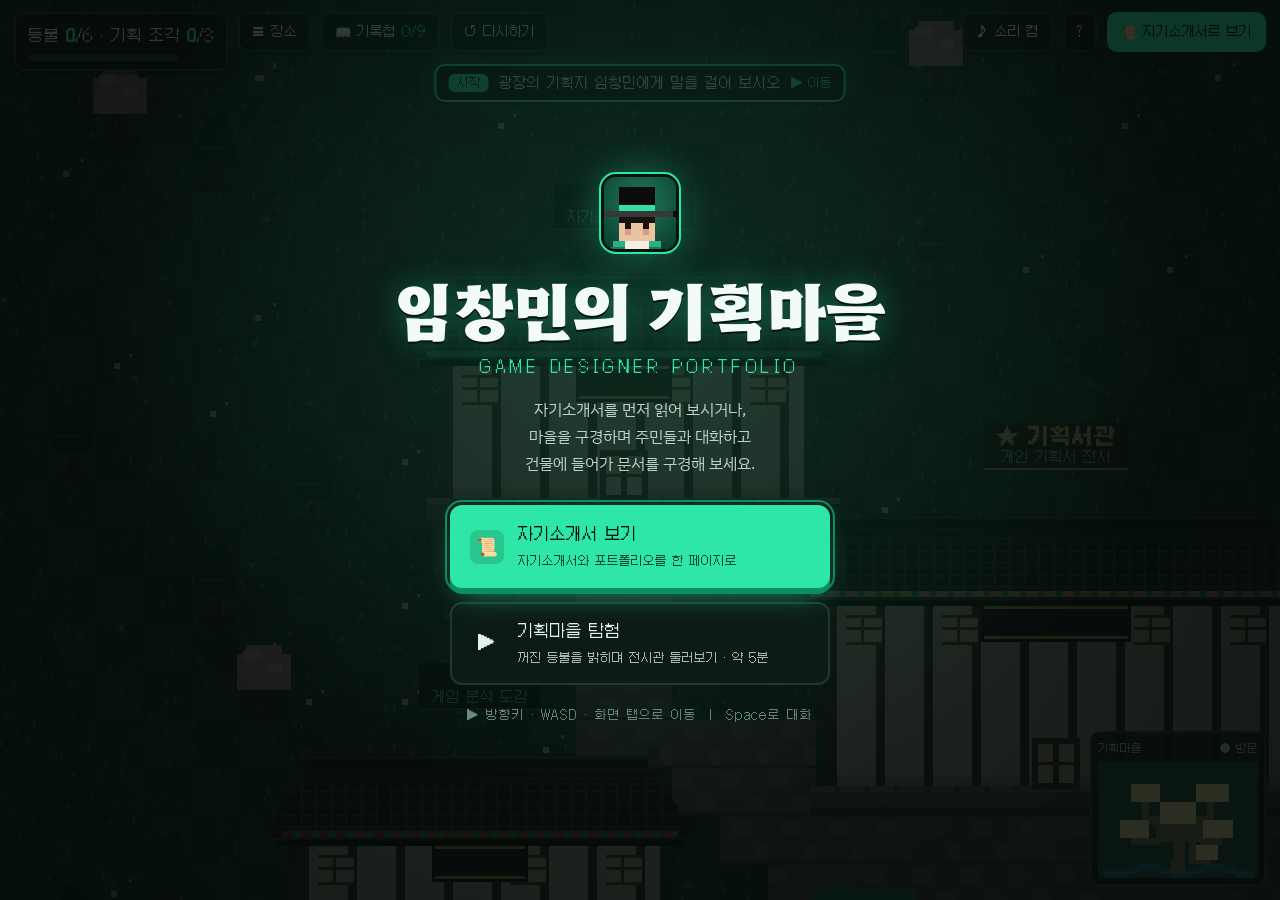
<file: index.html>
<!DOCTYPE html>
<html lang="ko">
<head>
<meta charset="UTF-8">
<meta name="viewport" content="width=device-width, initial-scale=1, viewport-fit=cover">
<title>임창민 기획마을</title>
<meta name="description" content="게임 기획자 임창민의 포트폴리오. 조선 판타지 마을을 걸으며 기획서와 게임을 둘러보거나, 자기소개서 형식으로 한 번에 볼 수 있습니다.">
<meta name="theme-color" content="#07110e">
<link rel="icon" href="data:image/svg+xml,%3Csvg xmlns=%22http://www.w3.org/2000/svg%22 viewBox=%220 0 16 16%22%3E%3Crect width=%2216%22 height=%2216%22 rx=%223%22 fill=%22%230a8f64%22/%3E%3Ctext x=%228%22 y=%2212%22 font-size=%2210%22 text-anchor=%22middle%22 fill=%22%2304140e%22%3E%E6%9E%97%3C/text%3E%3C/svg%3E">
<link rel="preconnect" href="https://fonts.googleapis.com">
<link rel="preconnect" href="https://fonts.gstatic.com" crossorigin>
<link rel="stylesheet" href="https://fonts.googleapis.com/css2?family=Hahmlet:wght@500;700;900&family=IBM+Plex+Sans+KR:wght@400;500;600;700&family=JetBrains+Mono:wght@400;600&display=swap">
<link rel="preload" href="assets/fonts/Galmuri11.woff2" as="font" type="font/woff2" crossorigin>
<link rel="stylesheet" href="assets/css/site.css">
</head>
<body>

<!-- ═════════ GAME (기획마을) ═════════ -->
<div class="game" id="game" hidden>
  <canvas id="world" tabindex="0" aria-label="기획마을 지도. 방향키로 이동하고 Space로 대화합니다."></canvas>
  <div class="hud">
    <div class="hud-card quest"><div id="qText">마을 탐방 <b>0</b>/6</div><div class="bar"><i id="qBar"></i></div></div>
    <button class="hbtn" id="travelBtn" type="button" aria-label="장소 목록">☰ <span class="hide-sm">장소</span></button>
    <button class="hbtn" id="journalBtn" type="button" aria-label="기록첩 열기">📖 <span class="hide-sm">기록첩</span> <b id="journalCount">0/9</b></button>
    <button class="hbtn" id="resetBtn" type="button" aria-label="등불과 기획 조각 초기화">↺ <span class="hide-sm" id="resetLbl">다시하기</span></button>
    <div class="hud-sp"></div>
    <button class="hbtn" data-snd type="button" aria-label="효과음 켜기/끄기">♪ 소리</button>
    <button class="hbtn" id="helpBtn" type="button" aria-label="조작법">?</button>
    <button class="hbtn em" id="toResume" type="button" aria-label="자기소개서로 보기">📜 <span class="hide-sm">자기소개서로 보기</span></button>
  </div>
  <button class="objective" id="objective" type="button" aria-live="polite"><span class="obj-step" id="objStep"></span><span class="obj-text" id="objText"></span><span class="obj-go">▶ 이동</span></button>
  <div class="obj-banner" id="objBanner" hidden></div>
  <div class="travel" id="travel" hidden></div>
  <div class="minimap"><div class="lbl"><span>기획마을</span><span>● 방문</span></div><canvas id="mini" width="176" height="128"></canvas></div>
  <div class="prompt" id="prompt" hidden></div>
  <div class="pad" id="pad" aria-hidden="true"><i></i></div>
  <button class="act" id="act" type="button" aria-label="대화하기">대화</button>

  <div class="dlg" id="dlg" hidden role="dialog" aria-live="polite">
    <div class="face" id="dlgFace"><canvas width="96" height="96"></canvas></div>
    <div><div class="who" id="dlgWho"></div><p class="line" id="dlgLine"></p><div class="choices" id="dlgChoices"></div></div>
    <span class="more" id="dlgMore" hidden>▼</span>
  </div>
</div>

<!-- ═════════ TITLE ═════════ -->
<div class="title" id="title" hidden>
  <div class="title-inner">
    <div class="seal"><canvas id="sealArt" width="96" height="96" aria-label="기획자 픽셀 초상"></canvas></div>
    <h1>임창민의 기획마을<small>GAME DESIGNER PORTFOLIO</small></h1>
    <p class="lede">자기소개서를 먼저 읽어 보시거나,<br>마을을 구경하며 주민들과 대화하고<br>건물에 들어가 문서를 구경해 보세요.</p>
    <div class="title-btns">
      <button class="tbtn primary" id="startResume" type="button"><span class="ico">📜</span><span>자기소개서 보기<small>자기소개서와 포트폴리오를 한 페이지로</small></span></button>
      <button class="tbtn" id="startGame" type="button"><span class="ico">▶</span><span>기획마을 탐험<small>꺼진 등불을 밝히며 전시관 둘러보기 · 약 5분</small></span></button>
    </div>
    <p class="hint"><span class="blink">▶</span> 방향키 · WASD · 화면 탭으로 이동 &nbsp;|&nbsp; Space로 대화</p>
  </div>
</div>

<!-- ═════════ RESUME (홈페이지형) ═════════ -->
<div id="resume" hidden>
  <header class="site-head">
    <div class="wrap head-row">
      <a class="logo" href="#c-letter" data-goto="letter"><span class="logo-mark"><canvas id="logoArt" width="48" height="48" aria-hidden="true"></canvas></span><span><b>임창민</b><small>GAME DESIGNER</small></span></a>
      <nav class="site-nav" id="siteNav" aria-label="섹션"></nav>
      <div class="head-act">
        <button class="btn sm" id="themeBtn" type="button" aria-label="밝기 전환">◐</button>
        <button class="btn gm sm" id="toGame" type="button">▶ 기획마을</button>
        <button class="btn sm nav-toggle" id="navToggle" type="button" aria-label="메뉴">☰</button>
      </div>
    </div>
  </header>
  <section class="hero">
    <div class="wrap hero-row">
      <div class="hero-copy">
        <div class="eyebrow">GAME DESIGNER · 시스템 / 콘텐츠 기획</div>
        <h1>덕력과 분석력을 가진<br><em>기획자</em>, 임창민입니다.</h1>
        <p class="lede">게임을 하면 재미의 구조부터 뜯어 봅니다. 그 분석을 기획서와 데이터 테이블로 옮기고, 필요하면 AI로 화면 목업까지 만들어 검증합니다. 지금은 조선 판타지 팀 프로젝트 <b>Project Joseon</b>에서 아이템 · 전투 · 캐릭터 · 맵 기획을 맡고 있습니다.</p>
        <div class="hero-cta">
          <a class="btn em" href="#c-letter" data-goto="letter">자기소개서 읽기</a>
          <a class="btn" id="heroPdf" href="#" target="_blank" rel="noopener">자기소개서 PDF ↗</a>
          <a class="btn" href="#c-joseon" data-goto="joseon">대표 프로젝트</a>
        </div>
      </div>
      <aside class="card hero-card">
        <div class="avatar"><canvas id="avatar" width="384" height="240" aria-label="픽셀 아트 자화상"></canvas><span class="tag">임창민 · GAME DESIGNER</span></div>
        <dl class="facts" id="pfFacts"></dl>
      </aside>
    </div>
  </section>
  <main id="chapters"></main>
  <footer class="site-foot"><div class="wrap">© 2026 LIM CHANG MIN · 수치와 인용은 원본 기획 문서와 자기소개서를 기준으로 옮겼습니다 · <button class="btn gm sm" id="toGame2" type="button">기획마을로 가기</button> <button class="btn sm" data-snd type="button">♪</button></div></footer>
  <button class="btn totop" id="totop" type="button" aria-label="맨 위로">▲</button>
</div>

<!-- ═════════ GALLERY (전시관) ═════════ -->
<div class="gal" id="gallery" hidden>
  <div class="gal-top">
    <button class="hbtn" id="galExit" type="button" aria-label="마을로 나가기">← 마을</button>
    <div class="gal-name" id="galName"></div>
    <div class="gal-nav"><button class="hbtn" id="galPrev" type="button" aria-label="이전 작품">‹</button><button class="hbtn" id="galNext" type="button" aria-label="다음 작품">›</button></div>
  </div>
  <div class="gal-view" id="galView" tabindex="0" aria-label="전시관. 좌우 방향키로 걷고 Space로 작품을 자세히 봅니다.">
    <div class="gal-wall" id="galWall"></div>
    <div class="gal-floor"></div>
    <canvas class="gal-hero" id="galHero" width="80" height="80"></canvas>
  </div>
  <aside class="gal-card" id="galCard" aria-live="polite"></aside>
  <div class="gal-banner" id="galBanner" hidden></div>
  <div class="gal-pad"><button class="hbtn" id="galL" type="button" aria-label="왼쪽으로 걷기">◀</button><button class="hbtn" id="galR" type="button" aria-label="오른쪽으로 걷기">▶</button></div>
  <p class="gal-hint">← → 걷기 · Space 자세히 · Esc 나가기</p>
</div>

<!-- ═════════ GUIDE (조작법 · 목표) ═════════ -->
<div class="guide" id="guide" hidden role="dialog" aria-modal="true" aria-labelledby="guideTitle">
  <div class="guide-box">
    <div class="eyebrow">기획마을 안내</div>
    <h3 id="guideTitle">목표와 조작법</h3>
    <div class="guide-grid">
      <section><h4>목표</h4>
        <ol class="goals"><li><b>광장의 기획자 임창민에게<br>말을 걸어 보시오</b><span>시작 위치 바로 위에 서 있습니다.</span></li>
        <li><b>가운데 기획서관으로 이동해<br>개인 기획서를 감상해 보시오</b><span>문 앞에서 Space를 누르면 전시관에 들어갑니다.</span></li>
        <li><b>서당 · 공방 · 관아 · 주막 · 역참을 돌며<br>등불 6개를 밝혀 보시오</b><span>건물에 들어가면 등불이 켜지고,<br>기획자에 대한 <em>기록 한 장</em>이 📖 기록첩에 쌓입니다.</span></li>
        <li><b>기획 조각 3개를 모아 보시오</b><span>하나는 광장의 <em>기획자를 만나면</em> 그 옆에,<br>둘은 서당 · 공방 · 관아 · 주막 중 <em>두 곳</em>에 숨어 있어,<br>들어가면 바로 앞에 놓여 있습니다.<br>조각마다 기획자의 기록이 하나씩 열립니다.</span></li></ol>
        <p style="font-size:.8rem;color:#93b3a6;margin-top:10px">화면 위 <b style="color:#2ee6a6">할 일</b> 표시줄을 누르면 목적지로 자동 이동합니다.</p></section>
      <section><h4>조작법</h4>
        <dl class="keys2"><dt>이동</dt><dd>방향키 · WASD · 화면 탭(누른 곳까지 자동 이동) · 모바일 조이스틱</dd><dt>달리기</dt><dd>Shift</dd><dt>대화 · 입장</dt><dd>Space · Enter · E · 대상 탭</dd><dt>전시관</dt><dd>← → 걷기 · Space 자세히 · Esc 나가기</dd><dt>장소 이동</dt><dd>☰ 장소 목록에서 바로 이동</dd></dl></section>
    </div>
    <button class="btn em" id="guideGo" type="button">알겠어요, 시작하기 ▶</button>
  </div>
</div>

<!-- ═════════ JOURNAL (기록첩) ═════════ -->
<div class="guide" id="journal" hidden role="dialog" aria-modal="true" aria-labelledby="journalTitle">
  <div class="guide-box journal-box">
    <div class="eyebrow">기획마을 기록첩</div>
    <h3 id="journalTitle">등불 기록과 기획 조각</h3>
    <h4>등불 기록 <span id="jLampN"></span></h4><div class="jgrid" id="jLamps"></div>
    <h4 style="margin-top:18px">기획 조각 <span id="jScrollN"></span></h4><div class="jgrid three" id="jScrolls"></div>
    <div class="reward-act" style="margin-top:20px"><button class="btn em" id="journalClose" type="button">닫기</button></div>
  </div>
</div>

<!-- ═════════ REWARD (연락처) ═════════ -->
<div class="guide" id="reward" hidden role="dialog" aria-modal="true" aria-labelledby="rewardTitle">
  <div class="guide-box reward-box">
    <div class="eyebrow" id="rewardEye">기획 조각 3/3 · 보상</div>
    <h3 id="rewardTitle">연락하기</h3>
    <p class="muted-l" id="rewardText">모든 조각을 모으셨습니다. 끝까지 봐 주셔서 감사합니다. 함께 기억에 남는 게임을 만들고 싶습니다.</p>
    <div class="reward-link" id="rewardLink" hidden><a class="btn em" id="rewardLinkA" href="#" target="_blank" rel="noopener">노션 열기 ↗</a><button class="btn" id="rewardLinkClose" type="button">계속 둘러보기</button></div>
    <div id="rewardContact"><p class="reward-mail" id="rewardMail"></p><p class="reward-mail phone" id="rewardPhone"></p>
    <div class="reward-act"><button class="btn em" id="rewardCopy" type="button">이메일 복사</button><a class="btn" id="rewardMailA" href="#">메일 쓰기</a><a class="btn" id="rewardTel" href="#">전화 걸기</a><button class="btn" id="rewardMore" type="button">노션 · 포트폴리오 링크</button><button class="btn" id="rewardClose" type="button">계속 둘러보기</button></div></div>
  </div>
</div>

<!-- ═════════ STORY ═════════ -->
<div class="story" id="story" hidden role="dialog" aria-label="프롤로그">
  <p class="story-line" id="storyLine"></p>
  <div class="story-dots" id="storyDots"></div>
  <p class="story-hint">클릭 · Space로 계속</p>
  <button class="hbtn story-skip" id="storySkip" type="button">건너뛰기 ›</button>
</div>

<!-- ═════════ OVERLAYS ═════════ -->
<div class="scroll" id="scroll" hidden role="dialog" aria-modal="true" aria-labelledby="scrollPlace">
  <div class="scroll-box">
    <div class="scroll-head"><span class="place" id="scrollPlace"></span><button class="btn x" id="scrollClose" type="button">닫기 <span class="mono">Esc</span></button></div>
    <div class="scroll-body" id="scrollBody"></div>
  </div>
</div>
<div class="lb" id="lb" hidden role="dialog" aria-modal="true" aria-label="이미지 보기">
  <div class="lb-top"><span id="lbCap"></span><button class="hbtn x" id="lbClose" type="button">닫기 ✕</button></div>
  <div class="lb-stage" id="lbStage"><button class="lb-nav prev" id="lbPrev" type="button" aria-label="이전">‹</button><img id="lbImg" alt=""><button class="lb-nav next" id="lbNext" type="button" aria-label="다음">›</button></div>
  <div class="lb-thumbs" id="lbThumbs"></div>
</div>
<div class="toast" id="toast" role="status" aria-live="polite"></div>

<script src="assets/js/docs.js"></script>
<script src="assets/js/world.js"></script>
<script src="assets/js/content.js"></script>
<script src="assets/js/gallery.js"></script>
<script src="assets/js/app.js"></script>
</body>
</html>
</file>
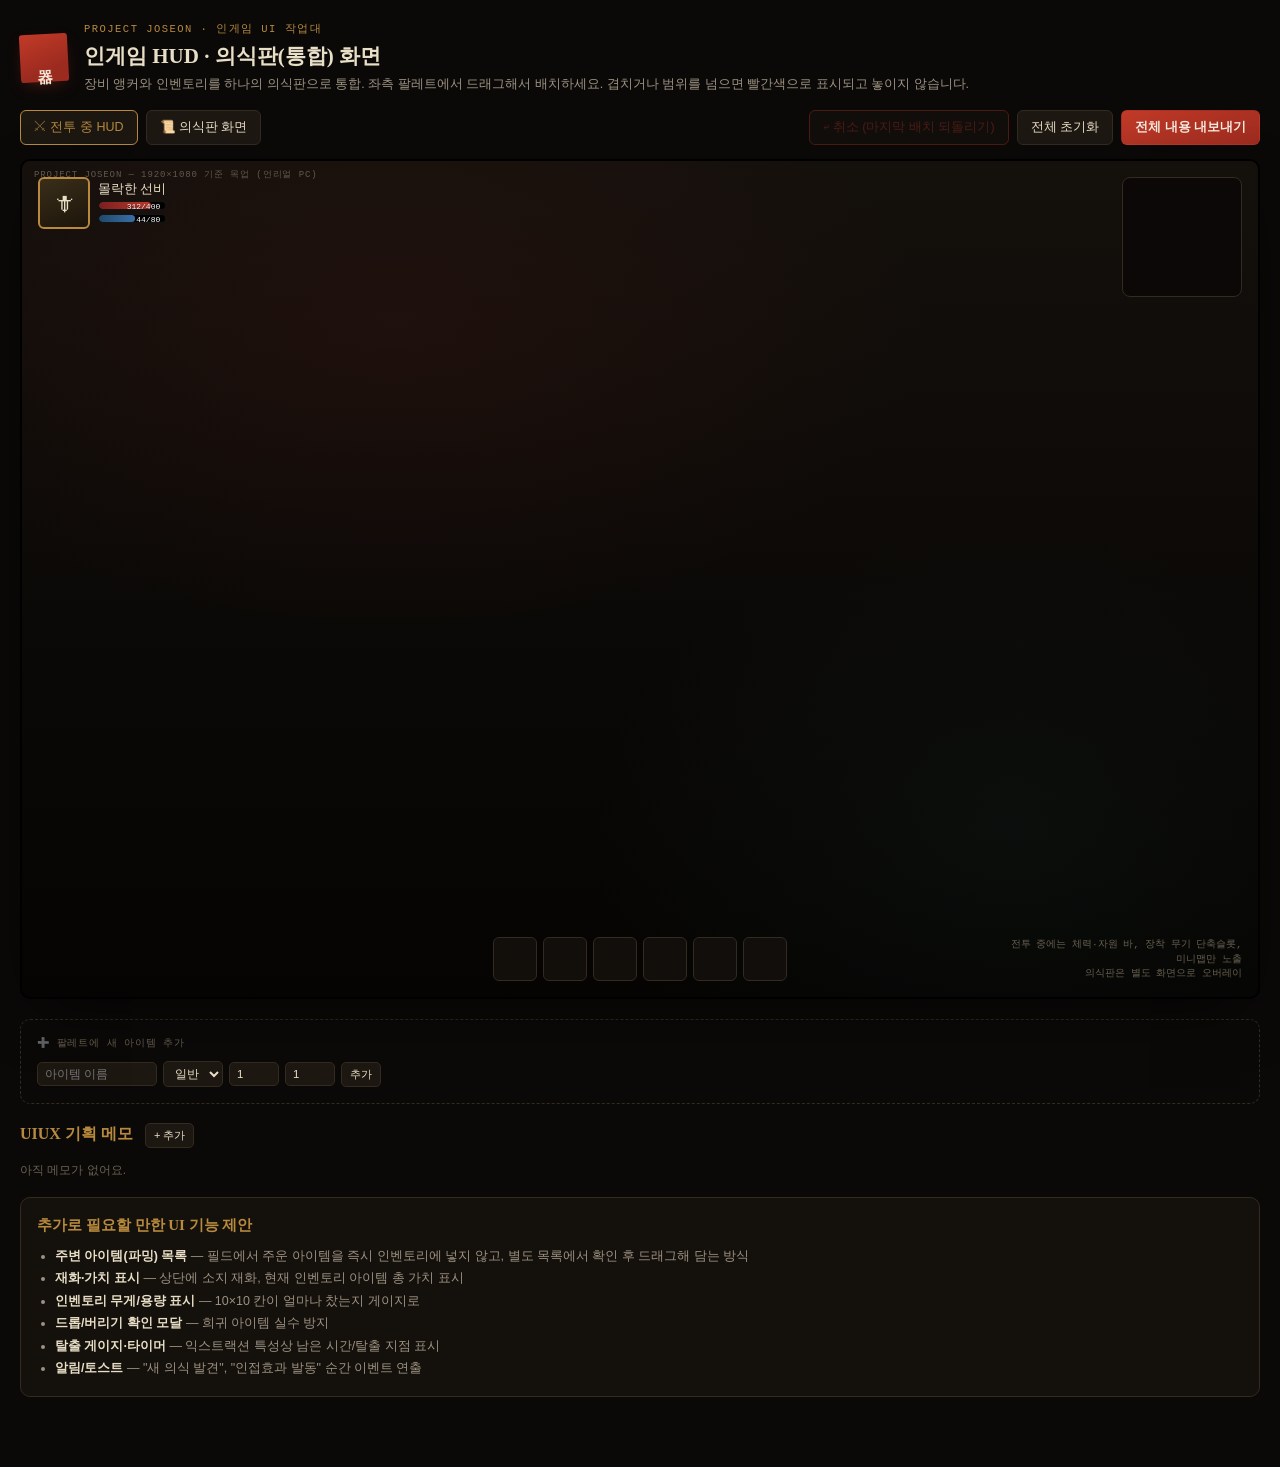
<file: assets/proto/inventory_uiux.html>
<!DOCTYPE html>
<html lang="ko">
<head>
<meta charset="UTF-8">
<meta name="viewport" content="width=device-width, initial-scale=1.0">
<title>인게임 UI 작업대 · Project Joseon</title>
<style>
  :root{
    --bg:#0b0908; --panel:#161210; --panel-2:#1d1712; --line:#332a20; --line-soft:#241d16;
    --ink:#e9dfc7; --ink-dim:#9c9182; --ink-faint:#69604f;
    --seal:#9c2b1f; --seal-bright:#c23a28; --gold:#b78a3d;
    --teal:#1d9e75; --hpred:#c0392b; --mpblue:#3a6ea5;
    --cell:#1c1712cc; --cell-line:#3a2f24;
    --font-display:"Noto Serif KR","Nanum Myeongjo",serif;
    --font-body:"Pretendard","Apple SD Gothic Neo","Malgun Gothic",sans-serif;
    --font-mono:"JetBrains Mono",ui-monospace,monospace;
  }
  *{box-sizing:border-box;}
  body{margin:0; background:var(--bg); color:var(--ink); font-family:var(--font-body); line-height:1.5; padding:22px 20px 70px;}
  .wrap{max-width:1560px; margin:0 auto;}
  .header{display:flex; align-items:center; gap:16px; margin-bottom:16px;}
  .seal{flex:0 0 auto; width:48px; height:48px; background:linear-gradient(160deg,var(--seal-bright),var(--seal) 70%); border-radius:3px; display:flex; align-items:center; justify-content:center; box-shadow:0 6px 16px -6px rgba(156,43,31,.55); transform:rotate(-3deg);}
  .seal span{font-family:var(--font-display); font-size:15px; font-weight:700; color:#f4e9d8; writing-mode:vertical-rl;}
  .eyebrow{font-family:var(--font-mono); font-size:10.5px; letter-spacing:.14em; color:var(--gold); text-transform:uppercase; margin-bottom:3px;}
  h1{font-family:var(--font-display); font-size:21px; margin:0 0 3px;}
  .sub{color:var(--ink-dim); font-size:12.5px;}

  .toolbar{display:flex; gap:8px; margin:14px 0; flex-wrap:wrap; align-items:center;}
  .spacer{flex:1;}
  button{font-family:var(--font-body); cursor:pointer; border:1px solid var(--line); background:var(--panel-2); color:var(--ink); border-radius:6px; padding:8px 13px; font-size:12.5px;}
  button:hover{border-color:var(--gold);}
  button.primary{background:linear-gradient(160deg,var(--seal-bright),var(--seal)); border-color:transparent; color:#f7ece0; font-weight:600;}
  button.warn{border-color:var(--seal-bright); color:var(--seal-bright);}
  button.tiny{padding:4px 8px; font-size:11px; border-radius:5px;}
  button.view-toggle.active{border-color:var(--gold); color:var(--gold);}
  button:disabled{opacity:.35; cursor:not-allowed;}

  .game-frame{
    position:relative; width:100%; min-height:840px; border-radius:10px; overflow:hidden;
    border:2px solid #000; box-shadow:0 20px 60px -20px rgba(0,0,0,.8);
    background: radial-gradient(ellipse 900px 500px at 30% 20%, rgba(156,43,31,.10), transparent 60%),
      radial-gradient(ellipse 700px 500px at 80% 80%, rgba(29,60,50,.15), transparent 60%),
      linear-gradient(180deg, #14100c 0%, #0a0806 60%, #050403 100%);
  }
  .frame-label{position:absolute; top:8px; left:12px; font-family:var(--font-mono); font-size:9px; letter-spacing:.1em; color:rgba(233,223,199,.35); text-transform:uppercase; z-index:30;}

  .hud-view{position:absolute; inset:0; display:none;}
  .hud-view.active{display:block;}
  .hud-topleft{position:absolute; top:16px; left:16px; width:260px;}
  .hud-portrait-row{display:flex; gap:8px; align-items:center;}
  .hud-portrait{width:52px; height:52px; border-radius:6px; border:2px solid var(--gold); background:linear-gradient(160deg,#3a2e1a,#1c150a); display:flex; align-items:center; justify-content:center; font-size:22px; overflow:hidden; flex-shrink:0;}
  .hud-portrait img{width:100%; height:100%; object-fit:cover;}
  .hud-name{font-family:var(--font-display); font-size:13px; margin-bottom:3px;}
  .bar-track{height:9px; border-radius:5px; background:#000; border:1px solid rgba(255,255,255,.08); overflow:hidden; margin-bottom:4px; position:relative;}
  .bar-fill{height:100%; border-radius:5px;}
  .bar-fill.hp{background:linear-gradient(90deg,#7a1f1f,var(--hpred));}
  .bar-fill.mp{background:linear-gradient(90deg,#20496b,var(--mpblue));}
  .bar-label{position:absolute; right:5px; top:-1px; font-size:8px; font-family:var(--font-mono); color:#fff; text-shadow:0 1px 2px #000;}
  .hud-hotbar{position:absolute; bottom:16px; left:50%; transform:translateX(-50%); display:flex; gap:6px;}
  .hotbar-slot{width:44px; height:44px; border-radius:6px; border:1px solid var(--line); background:rgba(20,16,12,.85); display:flex; align-items:center; justify-content:center; font-size:18px; color:var(--ink-faint);}
  .hud-minimap{position:absolute; top:16px; right:16px; width:120px; height:120px; border-radius:8px; border:1px solid var(--line); background:rgba(10,8,6,.85);}
  .hud-note{position:absolute; bottom:16px; right:16px; font-family:var(--font-mono); font-size:9.5px; color:var(--ink-faint); max-width:240px; text-align:right; line-height:1.5;}

  .inv-view{position:absolute; inset:0; display:none;}
  .inv-view.active{display:flex;}
  .inv-view::before{content:''; position:absolute; inset:0; background:rgba(0,0,0,.55);}
  .inv-layout{position:relative; z-index:2; width:100%; height:100%; padding:14px; display:flex; flex-direction:column; gap:10px;}

  .topbar{display:flex; gap:10px; align-items:stretch; height:64px;}
  .box{background:linear-gradient(180deg,rgba(22,18,16,.92),rgba(14,11,9,.94)); border:1px solid var(--line); border-radius:9px; padding:8px 10px; position:relative;}
  .box-title{font-family:var(--font-mono); font-size:9px; color:var(--ink-faint); text-transform:uppercase; letter-spacing:.08em; margin-bottom:4px;}

  .t-portrait{width:64px; flex:0 0 auto; display:flex; align-items:center; justify-content:center; cursor:pointer; padding:5px;}
  .t-portrait .ph{width:100%; height:100%; border-radius:6px; border:2px solid var(--gold); background:linear-gradient(160deg,#3a2e1a,#1c150a); display:flex; align-items:center; justify-content:center; font-size:20px; overflow:hidden;}
  .t-portrait .ph img{width:100%; height:100%; object-fit:cover;}

  .t-stats{flex:1; display:flex; align-items:center; gap:16px; padding:8px 46px 8px 12px;}
  .t-stats input.nameInput{background:transparent; border:none; border-bottom:1px dashed var(--line); color:var(--ink); font-family:var(--font-display); font-size:13px; width:110px; padding:2px 0;}
  .t-stats select{background:var(--panel-2); border:1px solid var(--line); color:var(--gold); border-radius:5px; padding:2px 5px; font-size:10.5px; margin-top:3px;}
  .t-stats .bars{flex:0 0 140px;}
  .stat-mini-grid{display:grid; grid-template-columns:repeat(3,auto); gap:3px 14px; flex:1;}
  .stat-mini{font-size:10px; color:var(--ink-dim); display:flex; justify-content:space-between; gap:6px; white-space:nowrap;}
  .stat-mini input{width:42px; background:var(--panel-2); border:1px solid var(--line); color:var(--gold); border-radius:4px; padding:1px 4px; font-size:9.5px; text-align:right; font-family:var(--font-mono);}

  .settings-btn{position:absolute; top:8px; right:8px; z-index:40; width:32px; height:32px; border-radius:7px; border:1px solid var(--line); background:rgba(20,16,12,.9); color:var(--ink-dim); font-size:14px; display:flex; align-items:center; justify-content:center; cursor:pointer;}
  .settings-btn:hover{border-color:var(--gold); color:var(--gold);}
  .settings-panel{position:absolute; top:46px; right:8px; z-index:41; width:190px; background:rgba(15,12,9,.98); border:1px solid var(--line); border-radius:8px; padding:8px; display:none; flex-direction:column; gap:5px;}
  .settings-panel.open{display:flex;}
  .settings-panel button{width:100%; text-align:left; background:var(--panel-2); font-size:11.5px;}
  .settings-panel .stitle{font-family:var(--font-mono); font-size:9px; color:var(--ink-faint); text-transform:uppercase; padding:2px 4px 4px;}

  .mainrow{flex:1; display:flex; gap:10px; min-height:0;}
  .col-left{width:300px; flex:0 0 auto; display:flex; flex-direction:column; gap:10px; overflow-y:auto;}
  .attr-box{border:1px solid var(--line); border-radius:7px; padding:8px; font-size:10.5px; color:var(--ink-dim); background:rgba(0,0,0,.15);}
  .attr-row{display:flex; justify-content:space-between; padding:2px 0; border-bottom:1px dashed var(--line-soft);}

  .palette-box{flex:1; display:flex; flex-direction:column; min-height:0;}
  .cat-tabs{display:flex; flex-wrap:wrap; gap:4px; margin-bottom:8px;}
  .cat-tab{font-family:var(--font-mono); font-size:9.5px; padding:3px 8px; border-radius:20px; border:1px solid var(--line); background:transparent; color:var(--ink-faint); cursor:pointer;}
  .cat-tab.active{color:var(--ink); border-color:var(--gold); background:var(--panel-2);}
  .palette-list{display:grid; grid-template-columns:repeat(3, 1fr); gap:8px; overflow-y:auto; flex:1; align-content:start;}
  .chip{position:relative; display:flex; flex-direction:column; align-items:center; gap:4px; cursor:grab; padding:4px; border-radius:6px;}
  .chip:hover{background:rgba(183,138,61,.08);}
  .chip-shape{display:grid; gap:1.5px; padding:3px; border-radius:5px; background:rgba(0,0,0,.25); border:1px solid var(--line); position:relative;}
  .chip-shape .sc{width:11px; height:11px; border-radius:2px; border:1.2px solid;}
  .chip.grade-common .sc{border-color:#a8a294; background:linear-gradient(160deg,#3a3428,#241f18);}
  .chip.grade-rare .sc{border-color:var(--gold); background:linear-gradient(160deg,#4a3a1a,#2a2010);}
  .chip-glyph{position:absolute; top:50%; left:50%; transform:translate(-50%,-50%); font-size:12px; pointer-events:none; text-shadow:0 1px 3px #000;}
  .chip-rotate{position:absolute; top:-4px; right:-4px; width:16px; height:16px; border-radius:50%; background:var(--panel-2); border:1px solid var(--line); font-size:9px; display:flex; align-items:center; justify-content:center; cursor:pointer; z-index:5;}
  .chip-rotate:hover{border-color:var(--gold); color:var(--gold);}
  .chip-label{font-size:9px; font-weight:600; text-align:center; line-height:1.2;}
  .chip.grade-rare .chip-label{color:var(--gold);}
  .chip-label .cmeta{display:block; font-family:var(--font-mono); font-size:7.5px; color:var(--ink-faint); font-weight:400;}
  .board-tooltip{position:absolute; z-index:60; width:190px; background:rgba(10,8,6,.98); border:1px solid var(--gold); border-radius:8px; padding:9px 11px; box-shadow:0 10px 30px -8px rgba(0,0,0,.8); display:none; pointer-events:none; text-align:left;}
  .board-tooltip.show{display:block;}
  .board-tooltip .ci-name{font-family:var(--font-display); font-weight:700; font-size:12.5px; color:var(--ink);}
  .board-tooltip .ci-name.rare{color:var(--gold);}
  .board-tooltip .ci-badge{display:inline-block; font-family:var(--font-mono); font-size:8.5px; padding:2px 5px; border-radius:20px; border:1px solid var(--line); margin:3px 3px 0 0; color:var(--ink-dim);}
  .board-tooltip .ci-line{font-size:10px; color:var(--ink-dim); margin-top:4px; line-height:1.5;}
  .chip-info{position:absolute; bottom:calc(100% + 6px); left:50%; transform:translateX(-50%); width:190px; background:rgba(10,8,6,.98); border:1px solid var(--gold); border-radius:8px; padding:9px 11px; z-index:50; display:none; box-shadow:0 10px 30px -8px rgba(0,0,0,.8); text-align:left;}
  .chip-info.open{display:block;}
  .chip-info .ci-name{font-family:var(--font-display); font-weight:700; font-size:12.5px; color:var(--ink);}
  .chip-info .ci-name.rare{color:var(--gold);}
  .chip-info .ci-badge{display:inline-block; font-family:var(--font-mono); font-size:8.5px; padding:2px 5px; border-radius:20px; border:1px solid var(--line); margin:3px 3px 0 0; color:var(--ink-dim);}
  .chip-info .ci-line{font-size:10px; color:var(--ink-dim); margin-top:4px; line-height:1.5;}
  .drag-hint{font-size:10px; color:var(--ink-faint); margin-top:6px;}

  .col-right{flex:1; display:flex; flex-direction:column; align-items:center; min-width:0;}
  .board-title{font-family:var(--font-display); font-size:14px; color:var(--gold); margin-bottom:6px;}
  .grid-board{position:relative; display:grid; gap:2px; background:rgba(36,29,22,.9); border:1px solid var(--line); border-radius:8px; padding:7px;}
  .cell{background:var(--cell); border:1px solid var(--cell-line); border-radius:3px; position:relative;}
  .cell.dragover-ok{background:rgba(29,158,117,.35); border-color:var(--teal);}
  .cell.dragover-bad{background:rgba(156,43,31,.45); border-color:var(--seal-bright);}
  .anchor-mark{position:absolute; inset:0; display:flex; align-items:center; justify-content:center; font-size:15px; color:rgba(233,223,199,.4); pointer-events:none;}
  .anchor-mark .al{position:absolute; bottom:-13px; left:50%; transform:translateX(-50%); font-size:7px; font-family:var(--font-mono); color:rgba(233,223,199,.3); white-space:nowrap;}
  .placed{position:absolute; border-radius:5px; cursor:grab; display:flex; align-items:center; justify-content:center; font-size:9.5px; text-align:center; padding:1px; border:1.5px solid; user-select:none; overflow:visible;}
  .placed-inner{position:absolute; inset:0; border-radius:4px; overflow:hidden; display:flex; align-items:center; justify-content:center; z-index:1;}
  .placed.grade-common{border-color:#a8a294;}
  .placed.grade-rare{border-color:var(--gold);}
  .placed.selected{outline:2px solid var(--seal-bright); outline-offset:1px; z-index:5;}
  .placed.active-adj{box-shadow:0 0 8px rgba(29,158,117,.4);}
  .adj-edge{position:absolute; background:var(--teal); box-shadow:0 0 6px rgba(29,158,117,.9); z-index:4;}
  .adj-edge-top{top:0; left:0; right:0; height:4px;}
  .adj-edge-bottom{bottom:0; left:0; right:0; height:4px;}
  .adj-edge-left{top:0; bottom:0; left:0; width:4px;}
  .adj-edge-right{top:0; bottom:0; right:0; width:4px;}
  .adj-potential{position:absolute; background:rgba(29,158,117,.55); border-radius:2px; z-index:3;}
  .adj-potential-top{top:-4px; left:20%; right:20%; height:4px;}
  .adj-potential-bottom{bottom:-4px; left:20%; right:20%; height:4px;}
  .adj-potential-left{top:20%; bottom:20%; left:-4px; width:4px;}
  .adj-potential-right{top:20%; bottom:20%; right:-4px; width:4px;}
  .placed .picon-glyph{font-size:16px; line-height:1; position:relative; z-index:2;}
  .placed .picon{width:100%; height:100%; object-fit:cover; position:absolute; inset:0; border-radius:4px; z-index:1;}
  .placed .pname{font-weight:700; color:#fff; line-height:1.05; position:relative; z-index:2; text-shadow:0 1px 3px #000; font-size:8px; margin-top:1px;}
  .placed .premove{position:absolute; top:0px; right:1px; font-size:9px; color:#fff; cursor:pointer; z-index:6; text-shadow:0 1px 2px #000; background:rgba(0,0,0,.4); border-radius:3px; padding:0 2px;}
  .placed .protate{position:absolute; top:0px; left:1px; font-size:9px; color:#fff; cursor:pointer; z-index:6; text-shadow:0 1px 2px #000; background:rgba(0,0,0,.4); border-radius:3px; padding:0 2px;}
  .adj-label{position:absolute; bottom:-15px; left:50%; transform:translateX(-50%); background:rgba(10,8,6,.95); border:1px solid var(--teal); color:var(--teal); font-size:8px; padding:1px 5px; border-radius:8px; white-space:nowrap; z-index:10; pointer-events:none; font-family:var(--font-mono);}
  svg.linklayer{position:absolute; top:7px; left:7px; pointer-events:none; overflow:visible;}
  .board-legend{display:flex; gap:12px; flex-wrap:wrap; font-size:10px; color:var(--ink-faint); font-family:var(--font-mono); margin-top:8px; justify-content:center;}
  .board-legend span{display:inline-flex; align-items:center; gap:4px;}
  .swatch{width:9px; height:9px; border-radius:2px; display:inline-block;}

  .inspect{margin-top:8px; width:100%; max-width:520px; background:rgba(10,8,6,.94); border:1px solid var(--line); border-radius:8px; padding:9px 11px; font-size:11px; display:none;}
  .inspect.show{display:block;}
  .tp-name{font-family:var(--font-display); font-weight:700; font-size:13px; color:#fff;}
  .tp-name.rare{color:var(--gold);}
  .tp-badge{display:inline-block; font-family:var(--font-mono); font-size:9px; padding:1px 6px; border-radius:20px; border:1px solid var(--line); margin:3px 3px 0 0; color:var(--ink-dim);}
  .tp-line{font-size:10.5px; color:var(--ink-dim); margin:3px 0;}
  .tp-effect{font-size:10.5px; margin-top:4px; padding-top:4px; border-top:1px dashed var(--line);}
  .tp-adj{font-size:10.5px; color:var(--teal); margin-top:4px; font-weight:600;}
  .tp-note{width:100%; margin-top:6px; background:var(--panel-2); border:1px solid var(--line); border-radius:5px; color:var(--ink); font-size:11px; padding:6px; min-height:36px;}
  .tp-actions{display:flex; gap:6px; margin-top:6px;}
  .tp-actions button{font-size:10px; padding:3px 7px;}

  .edit-tools{margin-top:20px; border:1px dashed var(--line); border-radius:10px; padding:16px;}
  .edit-tools-label{font-family:var(--font-mono); font-size:10px; color:var(--ink-faint); text-transform:uppercase; letter-spacing:.08em; margin-bottom:10px;}
  .custom-form{display:flex; gap:6px; align-items:center; flex-wrap:wrap;}
  .custom-form input, .custom-form select{background:var(--panel-2); border:1px solid var(--line); color:var(--ink); border-radius:5px; padding:5px 7px; font-size:11.5px; font-family:var(--font-body);}

  .annotations{margin-top:18px;}
  .anno-grid{display:grid; grid-template-columns:repeat(auto-fill, minmax(220px,1fr)); gap:12px;}
  .anno-card{background:var(--panel-2); border:1px solid var(--line); border-radius:8px; padding:12px; position:relative;}
  .anno-card input.anno-title{background:transparent; border:none; border-bottom:1px dashed var(--line); color:var(--gold); font-family:var(--font-display); font-size:13px; font-weight:700; width:85%; padding:2px 0; margin-bottom:6px;}
  .anno-card textarea{width:100%; min-height:56px; background:transparent; border:1px solid var(--line); border-radius:5px; color:var(--ink); font-size:12px; padding:6px; font-family:var(--font-body); resize:vertical;}
  .anno-card .anno-remove{position:absolute; top:8px; right:8px; font-size:11px; color:var(--ink-faint); cursor:pointer; background:none; border:none;}
  .anno-card .img-drop{margin-top:6px; min-height:36px; border:1px dashed var(--line); border-radius:6px; padding:8px; text-align:center; font-size:10.5px; color:var(--ink-faint); cursor:pointer;}
  .anno-card .img-drop img{max-width:100%; max-height:80px; border-radius:4px;}

  .suggest-box{margin-top:18px; border:1px solid var(--line); border-radius:10px; padding:16px; background:rgba(183,138,61,.05);}
  .suggest-box h2{font-family:var(--font-display); font-size:15px; color:var(--gold); margin:0 0 8px;}
  .suggest-box ul{margin:0; padding-left:18px; font-size:12.5px; color:var(--ink-dim); line-height:1.8;}
  .suggest-box li b{color:var(--ink);}

  #exportOut{width:100%; margin-top:14px; min-height:200px; background:var(--panel-2); border:1px solid var(--line); border-radius:8px; color:var(--ink); font-family:var(--font-mono); font-size:11px; padding:12px; display:none; white-space:pre;}
  input[type=file]{display:none;}
</style>
</head>
<body>
<div class="wrap">
  <div class="header">
    <div class="seal"><span>器</span></div>
    <div>
      <div class="eyebrow">Project Joseon · 인게임 UI 작업대</div>
      <h1>인게임 HUD · 의식판(통합) 화면</h1>
      <div class="sub">장비 앵커와 인벤토리를 하나의 의식판으로 통합. 좌측 팔레트에서 드래그해서 배치하세요. 겹치거나 범위를 넘으면 빨간색으로 표시되고 놓이지 않습니다.</div>
    </div>
  </div>

  <div class="toolbar">
    <button class="view-toggle active" id="btnViewHud" onclick="setView('hud')">⚔ 전투 중 HUD</button>
    <button class="view-toggle" id="btnViewInv" onclick="setView('inv')">📜 의식판 화면</button>
    <span class="spacer"></span>
    <button class="warn" id="btnUndo" onclick="undoLast()" disabled>↩ 취소 (마지막 배치 되돌리기)</button>
    <button onclick="resetBoard()">전체 초기화</button>
    <button class="primary" onclick="exportAll()">전체 내용 내보내기</button>
  </div>

  <div class="game-frame">
    <div class="frame-label">Project Joseon — 1920×1080 기준 목업 (언리얼 PC)</div>

    <div class="hud-view active" id="hudView">
      <div class="hud-topleft">
        <div class="hud-portrait-row">
          <div class="hud-portrait" id="hudPortrait">🗡</div>
          <div>
            <div class="hud-name" id="hudName">몰락한 선비</div>
            <div class="bar-track"><div class="bar-fill hp" id="hudHpBar" style="width:78%"></div><div class="bar-label">312/400</div></div>
            <div class="bar-track"><div class="bar-fill mp" id="hudMpBar" style="width:55%"></div><div class="bar-label">44/80</div></div>
          </div>
        </div>
      </div>
      <div class="hud-minimap"></div>
      <div class="hud-hotbar" id="hudHotbar"></div>
      <div class="hud-note">전투 중에는 체력·자원 바, 장착 무기 단축슬롯, 미니맵만 노출<br>의식판은 별도 화면으로 오버레이</div>
    </div>

    <div class="inv-view" id="invView">
      <div class="inv-layout">
        <div class="topbar">
          <div class="box t-portrait" id="charPortrait" title="클릭해서 초상화 업로드">
            <div class="ph" id="portraitPh">🗡</div>
          </div>
          <input type="file" id="portraitInput" accept="image/*">
          <div class="box t-stats">
            <div>
              <input class="nameInput" id="charName" value="몰락한 선비">
              <select id="charClass">
                <option>무관</option><option>착호갑사</option><option>자객</option><option>세작</option>
                <option>흑무</option><option>만신</option><option>백정</option><option>산적</option>
                <option selected>몰락한 선비</option><option>도적</option><option>의원</option><option>무당</option>
              </select>
            </div>
            <div class="bars">
              <div class="bar-track"><div class="bar-fill hp" style="width:78%"></div><div class="bar-label">312/400</div></div>
              <div class="bar-track"><div class="bar-fill mp" style="width:55%"></div><div class="bar-label">44/80</div></div>
            </div>
            <div class="stat-mini-grid">
              <div class="stat-mini">피해량 <input id="statAtk" value="24"></div>
              <div class="stat-mini">방어력 <input id="statDef" value="12"></div>
              <div class="stat-mini">공격속도 <input id="statAspd" value="1.0x"></div>
              <div class="stat-mini">이동속도 <input id="statMspd" value="100%"></div>
              <div class="stat-mini">자원회복 <input id="statMpr" value="1.2/s"></div>
              <div class="stat-mini">치명타 <input id="statCrit" value="-"></div>
            </div>
            <button class="settings-btn" id="settingsBtn" title="설정">⚙</button>
            <div class="settings-panel" id="settingsPanel">
              <div class="stitle">설정 (구조만)</div>
              <button class="tiny">그래픽 설정</button>
              <button class="tiny">사운드 설정</button>
              <button class="tiny">조작키 설정</button>
              <button class="tiny">언어 설정</button>
              <div class="stitle" style="margin-top:4px;">기타</div>
              <button class="tiny">로비로 나가기</button>
              <button class="tiny" style="color:var(--seal-bright)">게임 종료</button>
            </div>
          </div>
        </div>

        <div class="mainrow">
          <div class="col-left">
            <div class="attr-box">
              <div class="box-title">캐릭터 속성 및 정보</div>
              <div class="attr-row"><span>클래스</span><span id="infoClass">몰락한 선비</span></div>
              <div class="attr-row"><span>고유 메커니즘</span><span>저주받은 눈</span></div>
              <div class="attr-row"><span>진영</span><span>미정</span></div>
              <div class="attr-row"><span>재화</span><span>0</span></div>
            </div>
            <div class="palette-box">
              <div class="box-title">🛠 아이템 팔레트 (편집 도구 — 실제 게임엔 없음)</div>
              <div class="cat-tabs" id="catTabs"></div>
              <div class="palette-list" id="paletteList"></div>
              <div class="drag-hint">드래그해서 오른쪽 의식판에 놓으세요. 회전 버튼(↻)으로 미리 방향을 바꿀 수 있어요.</div>
            <div class="attr-box" style="margin-top:8px;">
              <div class="box-title">아이템 접합 시 나타나는 효과들</div>
              <div id="effectLegend" style="font-size:10px; line-height:1.7; color:var(--ink-dim);"></div>
            </div>
            </div>
          </div>

          <div class="col-right">
            <div class="board-title">의식판 — 10×10 <span id="capacityLabel" style="font-family:var(--font-mono); font-size:10px; color:var(--ink-faint); font-weight:400;"></span></div>
            <div class="grid-board" id="board"></div>
            <div class="board-tooltip" id="boardTooltip"></div>
            <div class="board-legend">
              <span><span class="swatch" style="background:#3a3428;border:1px solid #a8a294"></span>일반</span>
              <span><span class="swatch" style="background:#4a3a1a;border:1px solid #b78a3d"></span>희귀</span>
              <span><span class="swatch" style="background:#1d9e75"></span>인접효과 발동</span>
              <span>아이콘 = 장비 기준 셀</span>
            </div>
            <div class="inspect" id="inspect"></div>
          </div>
        </div>
      </div>
    </div>
  </div>

  <div class="edit-tools">
    <div class="edit-tools-label">➕ 팔레트에 새 아이템 추가</div>
    <div class="custom-form">
      <input id="cName" placeholder="아이템 이름" style="width:120px">
      <select id="cGrade"><option value="일반">일반</option><option value="희귀">희귀</option></select>
      <input id="cW" type="number" min="1" max="6" value="1" style="width:50px" placeholder="가로">
      <input id="cH" type="number" min="1" max="6" value="1" style="width:50px" placeholder="세로">
      <button class="tiny" onclick="addCustomItem()">추가</button>
    </div>
  </div>

  <div class="annotations">
    <h2 style="font-family:var(--font-display); font-size:16px; color:var(--gold);">UIUX 기획 메모 <button class="tiny" onclick="addAnnotation()" style="margin-left:8px;">+ 추가</button></h2>
    <div class="anno-grid" id="annoGrid"></div>
  </div>

  <div class="suggest-box">
    <h2>추가로 필요할 만한 UI 기능 제안</h2>
    <ul>
      <li><b>주변 아이템(파밍) 목록</b> — 필드에서 주운 아이템을 즉시 인벤토리에 넣지 않고, 별도 목록에서 확인 후 드래그해 담는 방식</li>
      <li><b>재화·가치 표시</b> — 상단에 소지 재화, 현재 인벤토리 아이템 총 가치 표시</li>
      <li><b>인벤토리 무게/용량 표시</b> — 10×10 칸이 얼마나 찼는지 게이지로</li>
      <li><b>드롭/버리기 확인 모달</b> — 희귀 아이템 실수 방지</li>
      <li><b>탈출 게이지·타이머</b> — 익스트랙션 특성상 남은 시간/탈출 지점 표시</li>
      <li><b>알림/토스트</b> — "새 의식 발견", "인접효과 발동" 순간 이벤트 연출</li>
    </ul>
  </div>

  <textarea id="exportOut" readonly></textarea>
</div>

<script>
function setView(v){
  document.getElementById('hudView').classList.toggle('active', v==='hud');
  document.getElementById('invView').classList.toggle('active', v==='inv');
  document.getElementById('btnViewHud').classList.toggle('active', v==='hud');
  document.getElementById('btnViewInv').classList.toggle('active', v==='inv');
}

const CAT_GLYPH = { '무기':'⚔', '방어구':'🛡', '장신구':'📿', '유물':'🏺', '주술':'🔮' };
const DIMS = 10, CELLPX = 44;
const ANCHORS = {
  '2,0':{ico:'🎓',label:'머리'}, '2,2':{ico:'👘',label:'의상'},
  '0,4':{ico:'⚔',label:'주무기'}, '9,4':{ico:'🗡',label:'보조무기'},
  '2,9':{ico:'👞',label:'신발'},
};

const CATALOG = [
  { key:'dagger', name:'단검', grade:'일반', cat:'무기', w:2,h:1, size:'소', attr:'기력', reso:[], cond:null },
  { key:'longsword', name:'장검', grade:'일반', cat:'무기', w:4,h:1, size:'대', attr:'기력', reso:[], cond:null },
  { key:'bow', name:'활', grade:'일반', cat:'무기', w:2,h:2, size:'중', attr:'기력', reso:[], cond:null },
  { key:'spear', name:'창', grade:'일반', cat:'무기', w:5,h:1, size:'대', attr:'기력', reso:[], cond:null },
  { key:'sain', name:'사인검', grade:'희귀', cat:'무기', w:4,h:1, size:'대', attr:'신력', reso:['퇴마'], cond:null },
  { key:'gwigeom', name:'귀검', grade:'희귀', cat:'무기', w:4,h:1, size:'대', attr:'요력', reso:['저주'], cond:null },
  { key:'cheon', name:'천갑옷', grade:'일반', cat:'방어구', w:3,h:2, size:'대', attr:'None', reso:[], cond:null },
  { key:'cheol', name:'철갑옷', grade:'일반', cat:'방어구', w:3,h:2, size:'대', attr:'None', reso:[], cond:null },
  { key:'satgat', name:'삿갓', grade:'일반', cat:'방어구', w:2,h:1, size:'소', attr:'None', reso:[], cond:{type:'specificName', value:'장검', bonus:'공격력 +5%'} },
  { key:'satgat_r', name:'삿갓', grade:'희귀', cat:'방어구', w:2,h:1, size:'소', attr:'None', reso:[], cond:{type:'specificName', value:'장검', bonus:'공격력 +7%'} },
  { key:'eunjangdo', name:'은장도', grade:'일반', cat:'장신구', w:1,h:1, size:'소', attr:'요력', reso:['저주'], cond:null },
  { key:'eunjangdo_r', name:'은장도', grade:'희귀', cat:'장신구', w:1,h:1, size:'소', attr:'요력', reso:['저주'], cond:{type:'resonance', value:'저주', bonus:'발동확률 +3%p'} },
  { key:'mapae', name:'마패', grade:'일반', cat:'유물', w:2,h:2, size:'중', attr:'Random', reso:[], cond:{type:'categoryAdjacent', value:'주술', bonus:'유물 능력치 강화'} },
  { key:'bujeok', name:'부적', grade:'일반', cat:'주술', w:1,h:1, size:'소', attr:'신력', reso:['퇴마'], cond:{type:'weaponAny', bonus:"'퇴마' 부여 → 요력 대상 피해 +10%"} },
  { key:'bangul', name:'방울', grade:'일반', cat:'주술', w:1,h:1, size:'소', attr:'신력', reso:['의식'], cond:{type:'attribute', value:'신력', bonus:'확률형 효과 +3%p'} },
  { key:'hyangro', name:'향로', grade:'일반', cat:'주술', w:2,h:2, size:'중', attr:'신력', reso:['의식'], cond:{type:'attribute', value:'신력', bonus:'효과 수치 +10% 증폭'} },
  { key:'mokpae', name:'목패', grade:'일반', cat:'주술', w:2,h:1, size:'소', attr:'기력', reso:['성물'], cond:{type:'attribute', value:'기력', bonus:'공격속도 +3%'} },
  { key:'dokgaebi', name:'도깨비뿔', grade:'일반', cat:'주술', w:3,h:2, size:'대', attr:'요력', reso:['도깨비'], cond:null },
];
const CATS = ['전체','무기','방어구','장신구','유물','주술'];
let activeCat = '전체';
let customSeq = 0;
let draggedItem = null;
const chipRotation = {}; // idx -> rotated boolean (swap w/h)

const placed = {};
let placedSeq = 0;
let selected = null;
const actionStack = []; // ids in placement order, for undo

function catTabsRender(){
  const el = document.getElementById('catTabs');
  el.innerHTML = CATS.map(c => `<button class="cat-tab ${c===activeCat?'active':''}" data-c="${c}">${c}</button>`).join('');
  el.querySelectorAll('.cat-tab').forEach(b=>{
    b.addEventListener('click',()=>{ activeCat=b.dataset.c; catTabsRender(); paletteRender(); });
  });
}

function effectiveShape(it, idx){
  if(chipRotation[idx]) return { w: it.h, h: it.w };
  return { w: it.w, h: it.h };
}

function shapeGridHtml(w,h,cat){
  let cells = '';
  for(let i=0;i<w*h;i++) cells += `<div class="sc"></div>`;
  return `<div class="chip-shape" style="grid-template-columns:repeat(${w},11px)">${cells}<div class="chip-glyph">${CAT_GLYPH[cat]||'?'}</div></div>`;
}

function condLabel(c){
  if(c.type==='sizeAdj') return `크기 '${c.value}'인 아이템과 인접 시 → ${c.bonus}`;
  if(c.type==='weaponAny') return `무기류와 인접 시 → ${c.bonus}`;
  if(c.type==='resonance') return `'${c.value}' 태그 아이템과 인접 시 → ${c.bonus}`;
  if(c.type==='attribute') return `${c.value} 속성 아이템과 인접 시 → ${c.bonus}`;
  if(c.type==='categoryAdjacent') return `${c.value} 아이템과 인접 시 → ${c.bonus}`;
  if(c.type==='specificName') return `'${c.value}' 아이템과 인접 시 → ${c.bonus}`;
  return '';
}

function chipInfoHtml(it){
  const rare = it.grade==='희귀';
  return `
    <div class="ci-name ${rare?'rare':''}">${CAT_GLYPH[it.cat]||''} ${it.name}</div>
    <span class="ci-badge">${it.grade}</span><span class="ci-badge">${it.cat}</span><span class="ci-badge">${it.w}×${it.h}칸</span>
    <div class="ci-line">속성: ${it.attr}${it.reso&&it.reso.length?' · 태그: '+it.reso.join(', '):''}</div>
    <div class="ci-line">${it.cond ? '인접조건: '+condLabel(it.cond) : '고유 인접효과 없음'}</div>
  `;
}

function paletteRender(){
  const el = document.getElementById('paletteList');
  const list = CATALOG.filter(it => activeCat==='전체' || it.cat===activeCat);
  el.innerHTML = list.map((it)=>{
    const idx = CATALOG.indexOf(it);
    const shp = effectiveShape(it, idx);
    return `
    <div class="chip ${it.grade==='희귀'?'grade-rare':'grade-common'}" draggable="true" data-idx="${idx}">
      <div class="chip-rotate" data-idx="${idx}" title="회전">↻</div>
      ${shapeGridHtml(shp.w, shp.h, it.cat)}
      <div class="chip-label">${it.name}(${it.grade})<span class="cmeta">${shp.w}×${shp.h} · ${it.attr}</span></div>
      <div class="chip-info" id="chipInfo${idx}">${chipInfoHtml(it)}</div>
    </div>`;
  }).join('');
  el.querySelectorAll('.chip').forEach(c=>{
    const idx = +c.dataset.idx;
    c.addEventListener('dragstart', ev=>{
      const base = CATALOG[idx];
      const shp = effectiveShape(base, idx);
      draggedItem = { ...base, w:shp.w, h:shp.h };
      ev.dataTransfer.effectAllowed = 'copy';
      document.getElementById('chipInfo'+idx).classList.remove('open');
    });
    c.addEventListener('click', ev=>{
      if(ev.target.closest('.chip-rotate')) return;
      const info = document.getElementById('chipInfo'+idx);
      const wasOpen = info.classList.contains('open');
      document.querySelectorAll('.chip-info.open').forEach(o=>o.classList.remove('open'));
      if(!wasOpen) info.classList.add('open');
      ev.stopPropagation();
    });
  });
  el.querySelectorAll('.chip-rotate').forEach(btn=>{
    btn.addEventListener('click', ev=>{
      ev.stopPropagation();
      const idx = +btn.dataset.idx;
      chipRotation[idx] = !chipRotation[idx];
      paletteRender();
    });
  });
}
document.addEventListener('click', ()=>{ document.querySelectorAll('.chip-info.open').forEach(o=>o.classList.remove('open')); });

function addCustomItem(){
  const name = document.getElementById('cName').value.trim() || `새 아이템 ${++customSeq}`;
  const grade = document.getElementById('cGrade').value;
  const w = Math.max(1, Math.min(6, +document.getElementById('cW').value || 1));
  const h = Math.max(1, Math.min(6, +document.getElementById('cH').value || 1));
  CATALOG.push({ key:'custom'+(customSeq++), name, grade, cat:'주술', w, h, size:'중', attr:'None', reso:[], cond:null });
  document.getElementById('cName').value='';
  paletteRender();
}

// ---- board ----
function boardRender(){
  const board = document.getElementById('board');
  board.style.gridTemplateColumns = `repeat(${DIMS}, ${CELLPX}px)`;
  board.style.gridTemplateRows = `repeat(${DIMS}, ${CELLPX}px)`;
  board.innerHTML = '';
  for(let y=0;y<DIMS;y++){
    for(let x=0;x<DIMS;x++){
      const c = document.createElement('div');
      c.className = 'cell';
      c.dataset.x=x; c.dataset.y=y;
      const a = ANCHORS[x+','+y];
      if(a) c.innerHTML = `<div class="anchor-mark">${a.ico}<span class="al">${a.label}</span></div>`;
      c.addEventListener('dragover', ev=> onCellDragOver(ev, x, y));
      c.addEventListener('dragleave', clearPreview);
      c.addEventListener('drop', ev=> onCellDrop(ev, x, y));
      board.appendChild(c);
    }
  }
  const svg = document.createElementNS('http://www.w3.org/2000/svg','svg');
  svg.setAttribute('class','linklayer');
  svg.setAttribute('width', DIMS*(CELLPX+2));
  svg.setAttribute('height', DIMS*(CELLPX+2));
  svg.id = 'linkSvg';
  board.appendChild(svg);
  Object.entries(placed).forEach(([id,it])=> renderPlacedEl(id,it));
  recomputeAdjacency();
  updateUndoBtn();
}

function clearPreview(){ document.querySelectorAll('#board .cell').forEach(c=> c.classList.remove('dragover-ok','dragover-bad')); }

function footprintValid(ignoreId, x, y, w, h){
  if(x<0||y<0||x+w>DIMS||y+h>DIMS) return false;
  for(const [id,it] of Object.entries(placed)){
    if(id===ignoreId) continue;
    if(x < it.x+it.w && x+w > it.x && y < it.y+it.h && y+h > it.y) return false;
  }
  return true;
}

function onCellDragOver(ev, x, y){
  if(!draggedItem) return;
  ev.preventDefault();
  clearPreview();
  const ok = footprintValid(null, x, y, draggedItem.w, draggedItem.h);
  for(let yy=y; yy<y+draggedItem.h; yy++){
    for(let xx=x; xx<x+draggedItem.w; xx++){
      if(xx>=DIMS||yy>=DIMS) continue;
      const cell = document.querySelector(`#board .cell[data-x="${xx}"][data-y="${yy}"]`);
      if(cell) cell.classList.add(ok?'dragover-ok':'dragover-bad');
    }
  }
}

function onCellDrop(ev, x, y){
  ev.preventDefault();
  clearPreview();
  if(!draggedItem) return;
  if(!footprintValid(null, x, y, draggedItem.w, draggedItem.h)){ draggedItem=null; return; }
  const id = 'p'+(placedSeq++);
  placed[id] = { name:draggedItem.name, grade:draggedItem.grade, cat:draggedItem.cat, w:draggedItem.w, h:draggedItem.h, x, y,
    attr:draggedItem.attr, reso:draggedItem.reso, cond:draggedItem.cond, note:'', img:null };
  actionStack.push(id);
  renderPlacedEl(id, placed[id]);
  recomputeAdjacency();
  selectPlaced(id);
  updateUndoBtn();
  draggedItem = null;
}

function renderPlacedEl(id, it){
  const board = document.getElementById('board');
  let el = document.getElementById('placed-'+id);
  if(!el){
    el = document.createElement('div');
    el.id = 'placed-'+id;
    el.className = 'placed grade-'+(it.grade==='희귀'?'rare':'common');
    board.appendChild(el);
    el.addEventListener('click', ev=>{ ev.stopPropagation(); selectPlaced(id); });
    el.addEventListener('mouseenter', ev=> showBoardTooltip(id, el));
    el.addEventListener('mouseleave', hideBoardTooltip);
    makeDraggable(el, id);
  }
  el.innerHTML = `<span class="protate" title="회전">↻</span><span class="premove" title="삭제">✕</span><div class="placed-inner">${it.img?`<img class="picon" src="${it.img}">`:`<span class="picon-glyph">${CAT_GLYPH[it.cat]||'?'}</span>`}<div class="pname">${it.name}</div></div>`;
  el.querySelector('.premove').addEventListener('click', ev=>{ ev.stopPropagation(); removePlaced(id); });
  el.querySelector('.protate').addEventListener('click', ev=>{ ev.stopPropagation(); rotateItem(id); });
  const cp = CELLPX+2;
  el.style.left = (6 + it.x*cp) + 'px';
  el.style.top = (6 + it.y*cp) + 'px';
  el.style.width = (it.w*CELLPX + (it.w-1)*2) + 'px';
  el.style.height = (it.h*CELLPX + (it.h-1)*2) + 'px';
  el.classList.toggle('selected', id===selected);
  const gradeGrad = it.grade==='희귀' ? 'linear-gradient(160deg,#4a3a1aee,#2a2010ee)' : 'linear-gradient(160deg,#3a3428ee,#241f18ee)';
  if(it.w>1 || it.h>1){
    el.style.backgroundImage = `linear-gradient(to right, rgba(0,0,0,.4) 1px, transparent 1px), linear-gradient(to bottom, rgba(0,0,0,.4) 1px, transparent 1px), ${gradeGrad}`;
    el.style.backgroundSize = `${cp}px 100%, 100% ${cp}px, 100% 100%`;
  } else {
    el.style.backgroundImage = gradeGrad;
    el.style.backgroundSize = '100% 100%';
  }
}

function makeDraggable(el, id){
  let sx=0, sy=0, ox=0, oy=0, dragging=false;
  const cp = CELLPX+2;
  el.addEventListener('pointerdown', e=>{
    dragging = true; el.setPointerCapture(e.pointerId);
    sx = e.clientX; sy = e.clientY;
    ox = placed[id].x; oy = placed[id].y;
    el.style.cursor='grabbing';
  });
  el.addEventListener('pointermove', e=>{
    if(!dragging) return;
    const dx = Math.round((e.clientX - sx)/cp);
    const dy = Math.round((e.clientY - sy)/cp);
    const nx = Math.max(0, Math.min(DIMS-placed[id].w, ox+dx));
    const ny = Math.max(0, Math.min(DIMS-placed[id].h, oy+dy));
    if(footprintValid(id, nx, ny, placed[id].w, placed[id].h)){
      placed[id].x = nx; placed[id].y = ny;
      renderPlacedEl(id, placed[id]);
      recomputeAdjacency();
    }
  });
  el.addEventListener('pointerup', e=>{ dragging=false; el.style.cursor='grab'; el.releasePointerCapture(e.pointerId); });
}

function removePlaced(id){
  delete placed[id];
  const idx = actionStack.indexOf(id);
  if(idx>=0) actionStack.splice(idx,1);
  const el = document.getElementById('placed-'+id);
  if(el) el.remove();
  if(selected===id){ selected=null; renderInspector(); }
  recomputeAdjacency();
  updateUndoBtn();
}

function undoLast(){
  if(!actionStack.length) return;
  const id = actionStack.pop();
  delete placed[id];
  const el = document.getElementById('placed-'+id);
  if(el) el.remove();
  if(selected===id){ selected=null; renderInspector(); }
  recomputeAdjacency();
  updateUndoBtn();
}
function updateUndoBtn(){
  document.getElementById('btnUndo').disabled = actionStack.length===0;
}

function resetBoard(){
  if(!confirm('의식판을 초기화할까요? 배치한 아이템과 메모가 모두 사라집니다.')) return;
  Object.keys(placed).forEach(id=>delete placed[id]);
  actionStack.length = 0;
  selected = null;
  boardRender();
  renderInspector();
}

function neighborsOf(id){
  const it = placed[id];
  const result = [];
  for(const [oid, other] of Object.entries(placed)){
    if(oid===id) continue;
    const adjacent =
      ((other.x + other.w === it.x || it.x + it.w === other.x) && !(other.y+other.h<=it.y || other.y>=it.y+it.h)) ||
      ((other.y + other.h === it.y || it.y + it.h === other.y) && !(other.x+other.w<=it.x || other.x>=it.x+it.w));
    if(adjacent) result.push(other);
  }
  return result;
}

function checkCondition(it, neighbors){
  if(!it.cond) return null;
  const c = it.cond;
  if(c.type==='sizeAdj') return neighbors.some(n=> n.size===c.value) ? c.bonus : null;
  if(c.type==='weaponAny') return neighbors.some(n=> n.cat==='무기') ? c.bonus : null;
  if(c.type==='resonance') return neighbors.some(n=> (n.reso||[]).includes(c.value)) ? c.bonus : null;
  if(c.type==='attribute') return neighbors.some(n=> n.attr===c.value) ? c.bonus : null;
  if(c.type==='categoryAdjacent') return neighbors.some(n=> n.cat===c.value) ? c.bonus : null;
  if(c.type==='specificName') return neighbors.some(n=> n.name===c.value) ? c.bonus : null;
  return null;
}

// 조건을 만족시키는 이웃과 실제로 맞닿은 변(위/아래/좌/우)을 계산
function matchingEdges(id, it, neighbors){
  if(!it.cond) return [];
  const c = it.cond;
  const matches = neighbors.filter(n=>{
    if(c.type==='sizeAdj') return n.size===c.value;
    if(c.type==='weaponAny') return n.cat==='무기';
    if(c.type==='resonance') return (n.reso||[]).includes(c.value);
    if(c.type==='attribute') return n.attr===c.value;
    if(c.type==='categoryAdjacent') return n.cat===c.value;
    if(c.type==='specificName') return n.name===c.value;
    return false;
  });
  const edges = new Set();
  matches.forEach(n=>{
    if(n.x+n.w===it.x) edges.add('left');
    if(it.x+it.w===n.x) edges.add('right');
    if(n.y+n.h===it.y) edges.add('top');
    if(it.y+it.h===n.y) edges.add('bottom');
  });
  return [...edges];
}

function recomputeAdjacency(){
  const svg = document.getElementById('linkSvg');
  if(svg) svg.innerHTML = '';
  const cp = CELLPX+2;
  Object.entries(placed).forEach(([id,it])=>{
    const neighbors = neighborsOf(id);
    const bonus = checkCondition(it, neighbors);
    it._activeBonus = bonus;
    const el = document.getElementById('placed-'+id);
    if(el){
      el.classList.toggle('active-adj', !!bonus);
      el.querySelectorAll('.adj-edge').forEach(e=>e.remove());
      el.querySelectorAll('.adj-potential').forEach(e=>e.remove());
      if(it.cond){
        ['top','bottom','left','right'].forEach(side=>{
          const tab = document.createElement('div');
          tab.className = 'adj-potential adj-potential-'+side;
          el.appendChild(tab);
        });
      }
      let label = el.querySelector('.adj-label');
      if(bonus){
        if(!label){ label = document.createElement('div'); label.className='adj-label'; el.appendChild(label); }
        label.textContent = bonus;
        const edges2 = matchingEdges(id, it, neighbors);
        positionAdjLabel(label, edges2[0] || 'bottom');
      } else if(label){ label.remove(); }
      if(bonus){
        const edges = matchingEdges(id, it, neighbors);
        edges.forEach(side=>{
          const bar = document.createElement('div');
          bar.className = 'adj-edge adj-edge-'+side;
          el.appendChild(bar);
        });
      }
    }
    if(bonus && svg){
      const cx1 = it.x*cp + it.w*CELLPX/2;
      const cy1 = it.y*cp + it.h*CELLPX/2;
      neighbors.forEach(n=>{
        const cx2 = n.x*cp + n.w*CELLPX/2;
        const cy2 = n.y*cp + n.h*CELLPX/2;
        const line = document.createElementNS('http://www.w3.org/2000/svg','line');
        line.setAttribute('x1',cx1); line.setAttribute('y1',cy1);
        line.setAttribute('x2',cx2); line.setAttribute('y2',cy2);
        line.setAttribute('stroke','#1d9e75'); line.setAttribute('stroke-width','2'); line.setAttribute('stroke-dasharray','4 3'); line.setAttribute('opacity','0.9');
        svg.appendChild(line);
      });
    }
  });
  if(selected) renderInspector();
  renderEffectLegend();
  updateCapacity();
}

function selectPlaced(id){
  selected = id;
  Object.keys(placed).forEach(pid=>{
    const el = document.getElementById('placed-'+pid);
    if(el) el.classList.toggle('selected', pid===id);
  });
  renderInspector();
}

function renderInspector(){
  const box = document.getElementById('inspect');
  if(!selected || !placed[selected]){ box.classList.remove('show'); box.innerHTML=''; return; }
  const it = placed[selected];
  box.classList.add('show');
  const rare = it.grade==='희귀';
  box.innerHTML = `
    <div class="tp-name ${rare?'rare':''}">${CAT_GLYPH[it.cat]||''} ${it.name}</div>
    <span class="tp-badge">${it.grade}</span><span class="tp-badge">${it.w}×${it.h}칸</span><span class="tp-badge">${it.attr}</span>
    ${it.cond ? `<div class="tp-effect">인접조건: ${condLabel(it.cond)}</div>` : ''}
    ${it._activeBonus ? `<div class="tp-adj">✓ 발동 중: ${it._activeBonus}</div>` : ''}
    <textarea class="tp-note" placeholder="UI 기획의도...">${it.note||''}</textarea>
    <div class="tp-actions">
      <button onclick="rotateSelected()">90° 회전</button>
      <button onclick="pickImage()">이미지</button>
      <button onclick="removePlaced('${selected}')">삭제</button>
    </div>
    <input type="file" id="imgInput" accept="image/*" style="display:none">
  `;
  box.querySelector('.tp-note').addEventListener('input', e=>{ it.note = e.target.value; });
  document.getElementById('imgInput').addEventListener('change', e=>{
    const f = e.target.files[0]; if(!f) return;
    const reader = new FileReader();
    reader.onload = ev=>{ it.img = ev.target.result; renderPlacedEl(selected,it); };
    reader.readAsDataURL(f);
  });
}
function pickImage(){ document.getElementById('imgInput').click(); }

function showBoardTooltip(id, el){
  const it = placed[id];
  const tip = document.getElementById('boardTooltip');
  const rare = it.grade==='희귀';
  tip.innerHTML = `
    <div class="ci-name ${rare?'rare':''}">${CAT_GLYPH[it.cat]||''} ${it.name}</div>
    <span class="ci-badge">${it.grade}</span><span class="ci-badge">${it.cat}</span><span class="ci-badge">${it.w}×${it.h}칸</span>
    <div class="ci-line">속성: ${it.attr}${it.reso&&it.reso.length?' · 태그: '+it.reso.join(', '):''}</div>
    <div class="ci-line">${it.cond ? '인접조건: '+condLabel(it.cond) : '고유 인접효과 없음'}</div>
    ${it._activeBonus ? `<div class="ci-line" style="color:var(--teal)">✓ 지금 발동 중: ${it._activeBonus}</div>` : ''}
  `;
  const boardRect = document.getElementById('board').getBoundingClientRect();
  const elRect = el.getBoundingClientRect();
  tip.style.left = (elRect.left - boardRect.left + elRect.width/2 - 95) + 'px';
  tip.style.top = (elRect.top - boardRect.top - 8 - tip.offsetHeight) + 'px';
  tip.classList.add('show');
  requestAnimationFrame(()=>{
    tip.style.top = (elRect.top - boardRect.top - 8 - tip.offsetHeight) + 'px';
  });
}
function hideBoardTooltip(){ document.getElementById('boardTooltip').classList.remove('show'); }

function positionAdjLabel(label, side){
  label.style.top=''; label.style.bottom=''; label.style.left=''; label.style.right=''; label.style.transform='';
  if(side==='top'){ label.style.top='-16px'; label.style.left='50%'; label.style.transform='translateX(-50%)'; }
  else if(side==='left'){ label.style.left='-6px'; label.style.top='50%'; label.style.transform='translate(-100%,-50%)'; }
  else if(side==='right'){ label.style.right='-6px'; label.style.top='50%'; label.style.transform='translate(100%,-50%)'; }
  else { label.style.bottom='-16px'; label.style.left='50%'; label.style.transform='translateX(-50%)'; }
}

function updateCapacity(){
  let used = 0;
  Object.values(placed).forEach(it=> used += it.w*it.h);
  const el = document.getElementById('capacityLabel');
  if(el) el.textContent = `(${used}/${DIMS*DIMS}칸 사용)`;
}

function rotateItem(id){
  const it = placed[id];
  if(!it) return;
  const nw = it.h, nh = it.w;
  if(footprintValid(id, it.x, it.y, nw, nh)){
    it.w = nw; it.h = nh;
    renderPlacedEl(id, it);
    recomputeAdjacency();
  }
}
function rotateSelected(){ if(selected) rotateItem(selected); }

document.addEventListener('keydown', e=>{
  if(e.key==='Escape'){ draggedItem=null; clearPreview(); }
  if((e.ctrlKey||e.metaKey) && e.key==='z'){ e.preventDefault(); undoLast(); }
  if(e.key==='r' && selected){ rotateItem(selected); }
});

function renderHotbar(){
  const hb = document.getElementById('hudHotbar');
  const eq = Object.values(placed).filter(it=>it.cat==='무기'||it.cat==='방어구').slice(0,6);
  const slots = [];
  for(let i=0;i<6;i++){
    const it = eq[i];
    slots.push(`<div class="hotbar-slot">${it ? (CAT_GLYPH[it.cat]||'?') : ''}</div>`);
  }
  hb.innerHTML = slots.join('');
}

function bindCharPanel(){
  document.getElementById('charName').addEventListener('input', e=>{
    document.getElementById('hudName').textContent = e.target.value;
  });
  document.getElementById('charClass').addEventListener('change', e=>{
    document.getElementById('infoClass').textContent = e.target.value;
  });
  document.getElementById('charPortrait').addEventListener('click', ()=> document.getElementById('portraitInput').click());
  document.getElementById('portraitInput').addEventListener('change', e=>{
    const f = e.target.files[0]; if(!f) return;
    const reader = new FileReader();
    reader.onload = ev=>{
      document.getElementById('portraitPh').innerHTML = `<img src="${ev.target.result}">`;
      document.getElementById('hudPortrait').innerHTML = `<img src="${ev.target.result}">`;
    };
    reader.readAsDataURL(f);
  });
  const sBtn = document.getElementById('settingsBtn');
  const sPanel = document.getElementById('settingsPanel');
  sBtn.addEventListener('click', ev=>{ ev.stopPropagation(); sPanel.classList.toggle('open'); });
  document.addEventListener('click', ()=> sPanel.classList.remove('open'));
}

const annotations = [];
let annoSeq = 0;
function addAnnotation(){
  annotations.push({ id:'a'+(annoSeq++), title:'새 기획 메모', text:'', img:null });
  renderAnnotations();
}
function removeAnnotation(id){
  const idx = annotations.findIndex(a=>a.id===id);
  if(idx>=0) annotations.splice(idx,1);
  renderAnnotations();
}
function renderAnnotations(){
  const el = document.getElementById('annoGrid');
  el.innerHTML = annotations.map(a=>`
    <div class="anno-card" data-id="${a.id}">
      <button class="anno-remove" onclick="removeAnnotation('${a.id}')">✕</button>
      <input class="anno-title" value="${a.title}" data-role="title">
      <textarea data-role="text" placeholder="예: 회전은 R키로도 가능, 취소는 Ctrl+Z로 처리">${a.text}</textarea>
      <div class="img-drop" data-role="imgdrop">${a.img?`<img src="${a.img}">`:'클릭해서 참고 이미지 업로드'}</div>
      <input type="file" data-role="imginput" accept="image/*">
    </div>
  `).join('') || `<div style="color:var(--ink-faint);font-size:12px;grid-column:1/-1">아직 메모가 없어요.</div>`;
  el.querySelectorAll('.anno-card').forEach(card=>{
    const id = card.dataset.id;
    const a = annotations.find(x=>x.id===id);
    card.querySelector('[data-role="title"]').addEventListener('input', e=> a.title = e.target.value);
    card.querySelector('[data-role="text"]').addEventListener('input', e=> a.text = e.target.value);
    const drop = card.querySelector('[data-role="imgdrop"]');
    const input = card.querySelector('[data-role="imginput"]');
    drop.addEventListener('click', ()=> input.click());
    input.addEventListener('change', e=>{
      const f = e.target.files[0]; if(!f) return;
      const reader = new FileReader();
      reader.onload = ev=>{ a.img = ev.target.result; renderAnnotations(); };
      reader.readAsDataURL(f);
    });
  });
}

function exportAll(){
  let out = '===== 인게임 UI 작업 내용 (Project Joseon) =====\n\n';
  out += `[캐릭터] 이름:${document.getElementById('charName').value} 클래스:${document.getElementById('charClass').value}\n`;
  out += `피해량 ${document.getElementById('statAtk').value} / 방어력 ${document.getElementById('statDef').value} / 공격속도 ${document.getElementById('statAspd').value} / 이동속도 ${document.getElementById('statMspd').value}\n\n`;
  out += `[의식판 배치 — ${Object.keys(placed).length}개]\n`;
  Object.values(placed).forEach(it=>{
    out += `- ${it.name}(${it.grade}) @ (${it.x},${it.y}) ${it.w}×${it.h}칸\n`;
    if(it.cond) out += `    인접조건: ${condLabel(it.cond)}${it._activeBonus?' [발동중]':' [미발동]'}\n`;
    if(it.note) out += `    UI 기획의도: ${it.note}\n`;
  });
  out += `\n[UIUX 기획 메모 — ${annotations.length}개]\n`;
  annotations.forEach(a=>{ out += `■ ${a.title}\n  ${a.text || '(내용 없음)'}\n\n`; });
  const box = document.getElementById('exportOut');
  box.value = out;
  box.style.display = 'block';
  box.scrollIntoView({behavior:'smooth'});
}

catTabsRender();
paletteRender();
boardRender();
renderAnnotations();
bindCharPanel();
renderHotbar();
setInterval(renderHotbar, 800);

function renderEffectLegend(){
  const el = document.getElementById('effectLegend');
  const active = Object.values(placed).filter(it=>it._activeBonus);
  if(active.length===0){
    el.innerHTML = `<div style="color:var(--ink-faint)">현재 의식판에서 발동 중인 인접효과가 없습니다.<br>조건에 맞는 아이템끼리 직접 맞닿게 배치해보세요.</div>`;
    return;
  }
  el.innerHTML = active.map(it=>`<div>✓ <b style="color:var(--teal)">${it.name}</b>: ${it._activeBonus}</div>`).join('');
}
renderEffectLegend();
</script>
</body>
</html>
</file>
<file: assets/css/site.css>
/* Layout: 두 가지 모드 — ① 자기소개서 문서(왼쪽 고정 프로필 레일 + 오른쪽 챕터) ② 조선 판타지 마을 탐험(전체 화면 캔버스 + 대화창 + 두루마리 패널) */
@font-face{font-family:"Galmuri11";src:url("../fonts/Galmuri11.woff2") format("woff2");font-weight:400;font-display:swap}
@font-face{font-family:"Galmuri11";src:url("../fonts/Galmuri11-Bold.woff2") format("woff2");font-weight:700;font-display:swap}

:root{
  --bg:#f2f6f4; --paper:#ffffff; --paper-2:#f7faf8; --line:#d6e2dc; --line-2:#e7efeb;
  --fg:#0c1d17; --muted:#4d675d; --faint:#7d968c;
  --em:#0a8f64; --em-2:#10b981; --em-soft:#d9f3e8; --em-ink:#ffffff;
  --gold:#9a7414; --cinnabar:#c2482f;
  --shadow:0 1px 2px rgba(12,29,23,.06),0 12px 32px -16px rgba(12,29,23,.22);
  --f-display:"Hahmlet","Nanum Myeongjo",Georgia,serif;
  --f-body:"IBM Plex Sans KR","Apple SD Gothic Neo","Malgun Gothic",system-ui,sans-serif;
  --f-pixel:"Galmuri11","IBM Plex Sans KR",monospace;
  --f-mono:"JetBrains Mono",ui-monospace,Menlo,Consolas,monospace;
  --r:14px; --gutter:clamp(16px,4vw,48px);
  color-scheme:light;
}
@media (prefers-color-scheme:dark){:root:not([data-theme="light"]){
  --bg:#07110e; --paper:#0d1b16; --paper-2:#11231d; --line:#1e3a30; --line-2:#162d25;
  --fg:#e4f1eb; --muted:#93b3a6; --faint:#6a8a7e;
  --em:#2ee6a6; --em-2:#10b981; --em-soft:#0f3328; --em-ink:#04140e;
  --gold:#e8c66a; --cinnabar:#e2674d;
  --shadow:0 1px 2px rgba(0,0,0,.3),0 18px 40px -18px rgba(0,0,0,.7); color-scheme:dark}}
:root[data-theme="dark"]{
  --bg:#07110e; --paper:#0d1b16; --paper-2:#11231d; --line:#1e3a30; --line-2:#162d25;
  --fg:#e4f1eb; --muted:#93b3a6; --faint:#6a8a7e;
  --em:#2ee6a6; --em-2:#10b981; --em-soft:#0f3328; --em-ink:#04140e;
  --gold:#e8c66a; --cinnabar:#e2674d;
  --shadow:0 1px 2px rgba(0,0,0,.3),0 18px 40px -18px rgba(0,0,0,.7); color-scheme:dark}

*{box-sizing:border-box}
[hidden]{display:none!important}
html,body{margin:0}
body{background:var(--bg);color:var(--fg);font:15.5px/1.75 var(--f-body);-webkit-font-smoothing:antialiased;overflow-x:hidden}
a{color:inherit}
button{font:inherit;color:inherit}
img{max-width:100%;display:block}
:focus-visible{outline:2px solid var(--em);outline-offset:3px;border-radius:6px}
h1,h2,h3,h4{font-family:var(--f-display);margin:0;line-height:1.25;text-wrap:balance}
p{margin:0}
.px{font-family:var(--f-pixel);letter-spacing:0}
.mono{font-family:var(--f-mono);font-size:.76rem;letter-spacing:.04em}
.eyebrow{font-family:var(--f-pixel);font-size:.78rem;letter-spacing:.06em;color:var(--em)}
.muted{color:var(--muted)}
.sr{position:absolute;width:1px;height:1px;overflow:hidden;clip:rect(0 0 0 0)}

/* ═════════ TITLE SCREEN ═════════ */
.title{position:fixed;inset:0;z-index:80;display:grid;place-items:center;padding:24px 16px;background:radial-gradient(ellipse at 50% 35%,rgba(46,230,166,.14),transparent 60%),rgba(4,10,8,.8);color:#e4f1eb}
.title-inner{text-align:center;max-width:640px;width:100%}
.seal{width:72px;height:72px;margin:0 auto 18px;border-radius:12px;background:#0a8f64;display:grid;place-items:center;box-shadow:0 0 0 3px #04140e,0 0 0 5px #2ee6a6,0 0 40px rgba(46,230,166,.45);font:700 34px var(--f-display);color:#04140e;image-rendering:pixelated}
.title h1{font-size:clamp(2.2rem,7vw,4rem);font-weight:900;letter-spacing:-.01em;color:#f2fbf7;text-shadow:0 2px 0 #04140e,0 0 30px rgba(46,230,166,.35)}
.title h1 small{display:block;font:400 .95rem var(--f-pixel);letter-spacing:.3em;color:#2ee6a6;margin-top:10px;text-shadow:none}
.title .lede{margin:18px auto 30px;color:#b9d4c9;max-width:none;word-break:keep-all;text-wrap:balance}
.title-btns{display:grid;gap:12px;max-width:380px;margin:0 auto}
.tbtn{display:flex;align-items:center;gap:14px;padding:14px 18px;border-radius:12px;border:2px solid #1e3a30;background:#0d1b16;color:#e4f1eb;cursor:pointer;text-align:left;font-family:var(--f-pixel);font-size:1rem;transition:transform .15s,border-color .15s,background .15s}
.tbtn:hover,.tbtn:focus-visible{border-color:#2ee6a6;transform:translateY(-2px)}
.tbtn.primary{background:#2ee6a6;border-color:#2ee6a6;color:#04140e;box-shadow:0 6px 0 #0a8f64,0 14px 30px -10px rgba(46,230,166,.6)}
.tbtn.primary:active{transform:translateY(4px);box-shadow:0 2px 0 #0a8f64}
.tbtn .ico{width:34px;height:34px;display:grid;place-items:center;border-radius:8px;background:rgba(4,20,14,.15);font-size:1.1rem}
.tbtn small{display:block;font-size:.74rem;opacity:.75;margin-top:2px}
.title .hint{margin-top:22px;font:400 .72rem var(--f-pixel);color:#6a8a7e;letter-spacing:.08em}
.title .blink{animation:blink 1.2s steps(2) infinite}
@keyframes blink{50%{opacity:.2}}

/* ═════════ GAME MODE ═════════ */
#game{position:fixed;inset:0;z-index:40;background:#07100d;color:#e4f1eb;font-family:var(--f-pixel)}
#game canvas#world{position:absolute;inset:0;width:100%;height:100%;image-rendering:pixelated;touch-action:none;cursor:pointer}
.hud{position:absolute;left:0;right:0;top:0;display:flex;align-items:flex-start;gap:10px;padding:calc(12px + env(safe-area-inset-top,0px)) 14px 0;pointer-events:none}
.hud>*{pointer-events:auto}
.hud-card{background:rgba(7,17,14,.82);border:2px solid #1e3a30;border-radius:10px;padding:8px 12px;box-shadow:0 4px 0 rgba(0,0,0,.35)}
.quest{min-width:0}
.quest b{color:#2ee6a6;font-weight:700}
.quest .bar{height:6px;background:#1e3a30;border-radius:3px;margin-top:6px;overflow:hidden;width:150px;max-width:40vw}
.quest .bar i{display:block;height:100%;background:linear-gradient(90deg,#10b981,#2ee6a6);width:0;transition:width .5s}
.hud-sp{flex:1}
.hbtn{height:40px;padding:0 12px;border-radius:10px;border:2px solid #1e3a30;background:rgba(7,17,14,.85);color:#e4f1eb;cursor:pointer;font-family:var(--f-pixel);font-size:.82rem;display:inline-flex;align-items:center;gap:6px;box-shadow:0 3px 0 rgba(0,0,0,.35)}
.hbtn:hover{border-color:#2ee6a6}
.hbtn.em{background:#2ee6a6;border-color:#2ee6a6;color:#04140e}
.minimap{position:absolute;right:14px;bottom:calc(14px + env(safe-area-inset-bottom,0px));width:176px;border-radius:10px;border:2px solid #1e3a30;background:rgba(7,17,14,.85);padding:6px;image-rendering:pixelated}
.minimap canvas{width:100%;display:block;image-rendering:pixelated}
.minimap .lbl{font-size:.68rem;color:#93b3a6;display:flex;justify-content:space-between;margin-bottom:4px}
.prompt{position:absolute;left:50%;bottom:calc(120px + env(safe-area-inset-bottom,0px));transform:translateX(-50%);padding:8px 14px;border-radius:10px;background:rgba(7,17,14,.9);border:2px solid #2ee6a6;font-size:.86rem;white-space:nowrap;box-shadow:0 0 24px rgba(46,230,166,.3);animation:bob 1.6s ease-in-out infinite;cursor:pointer}
.prompt kbd{font-family:var(--f-pixel);background:#2ee6a6;color:#04140e;border-radius:4px;padding:0 6px;margin-right:6px}
@keyframes bob{50%{transform:translate(-50%,-3px)}}
.travel{position:absolute;left:14px;top:calc(70px + env(safe-area-inset-top,0px));display:grid;gap:6px;max-height:60vh;overflow:auto}
.travel button{text-align:left;font-size:.78rem;height:auto;padding:7px 10px}
.travel button .v{color:#2ee6a6}
/* touch controls */
.pad{position:absolute;left:18px;bottom:calc(22px + env(safe-area-inset-bottom,0px));width:128px;height:128px;border-radius:50%;background:rgba(7,17,14,.55);border:2px solid rgba(46,230,166,.35);touch-action:none;display:none}
.pad i{position:absolute;left:50%;top:50%;width:52px;height:52px;margin:-26px 0 0 -26px;border-radius:50%;background:rgba(46,230,166,.85);box-shadow:0 0 18px rgba(46,230,166,.5)}
.act{position:absolute;right:20px;bottom:calc(200px + env(safe-area-inset-bottom,0px));width:70px;height:70px;border-radius:50%;background:#2ee6a6;color:#04140e;border:0;font:700 1rem var(--f-pixel);box-shadow:0 5px 0 #0a8f64;display:none}
@media (pointer:coarse){.pad,.act{display:block}#game:has(.dlg:not([hidden])) .act,#game:has(.dlg:not([hidden])) .pad{display:none}.minimap{width:132px}.prompt{bottom:calc(170px + env(safe-area-inset-bottom,0px))}}
@media (max-width:640px){.minimap{display:none}.hud .hide-sm{display:none}}

/* dialogue */
.dlg{position:absolute;left:50%;bottom:calc(16px + env(safe-area-inset-bottom,0px));transform:translateX(-50%);width:min(860px,calc(100% - 24px));display:grid;grid-template-columns:112px 1fr;gap:16px;padding:16px 18px 16px 16px;background:rgba(9,20,16,.96);border:3px solid #2ee6a6;border-radius:14px;box-shadow:0 0 0 3px #04140e,0 20px 60px -10px rgba(0,0,0,.8);z-index:5}
.dlg .face{width:112px;height:112px;border-radius:10px;background:radial-gradient(circle at 50% 40%,#16372c,#0a1813);border:2px solid #1e3a30;image-rendering:pixelated}
.dlg .face{overflow:hidden}.dlg .face canvas{width:100%;height:100%;image-rendering:pixelated}
.dlg .who{display:inline-block;font-weight:700;color:#04140e;background:#2ee6a6;border-radius:6px;padding:1px 10px;font-size:.84rem;margin-bottom:8px}
.dlg .who small{font-weight:400;margin-left:6px;opacity:.75}
.dlg .line{font-size:1.02rem;line-height:1.75;min-height:3.5em;color:#eef8f3;white-space:pre-line}
.dlg .choices{display:grid;gap:6px;margin-top:12px}
.dlg .choices button{display:flex;align-items:center;gap:10px;text-align:left;padding:8px 12px;border-radius:8px;border:2px solid #1e3a30;background:#0d1b16;color:#e4f1eb;cursor:pointer;font-family:var(--f-pixel);font-size:.92rem}
.dlg .choices button .n{flex:none;width:22px;height:22px;display:grid;place-items:center;border-radius:5px;background:#1e3a30;color:#2ee6a6;font-size:.76rem}
.dlg .choices button:hover,.dlg .choices button.sel{border-color:#2ee6a6;background:#123027}
.dlg .choices button.sel .n{background:#2ee6a6;color:#04140e}
.dlg .more{position:absolute;right:16px;bottom:10px;color:#2ee6a6;font-size:.8rem;animation:blink 1s steps(2) infinite}
@media (max-width:640px){.dlg{grid-template-columns:64px 1fr;gap:12px;padding:12px}.dlg .face{width:64px;height:64px}.dlg .line{font-size:.94rem}}

/* scroll panel (두루마리) — used in game mode */
.scroll{position:fixed;inset:0;z-index:60;display:grid;place-items:center;padding:calc(12px + env(safe-area-inset-top,0px)) 12px calc(12px + env(safe-area-inset-bottom,0px));background:rgba(3,8,6,.8)}
.scroll-box{position:relative;width:min(1100px,100%);max-height:100%;display:flex;flex-direction:column;background:var(--bg);color:var(--fg);border-radius:16px;box-shadow:0 0 0 3px #04140e,0 0 0 6px #2ee6a6,0 30px 80px -20px rgba(0,0,0,.9);overflow:hidden;font-family:var(--f-body)}
.scroll-head{display:flex;align-items:center;gap:12px;padding:12px 16px;border-bottom:1px solid var(--line);background:var(--paper)}
.scroll-head .place{font-family:var(--f-pixel);font-size:.95rem}
.scroll-head .place small{color:var(--muted);margin-left:8px}
.scroll-head .x{margin-left:auto}
.scroll-body{overflow:auto;padding:clamp(16px,3vw,32px);-webkit-overflow-scrolling:touch}

/* ═════════ RESUME (자기소개서) MODE ═════════ */
.doc{display:grid;grid-template-columns:320px minmax(0,1fr);gap:clamp(20px,3vw,44px);max-width:1320px;margin:0 auto;padding:clamp(18px,3vw,36px) var(--gutter) 80px}
@media (max-width:980px){.doc{grid-template-columns:1fr}}
.rail{position:sticky;top:calc(16px + env(safe-area-inset-top,0px));align-self:start;display:grid;gap:14px}
@media (max-width:980px){.rail{position:static}}
.card{background:var(--paper);border:1px solid var(--line);border-radius:var(--r);box-shadow:var(--shadow)}
.profile{padding:20px;display:grid;gap:14px}
.avatar{position:relative;aspect-ratio:1/1;max-width:100%;border-radius:12px;overflow:hidden;background:
  linear-gradient(180deg,#0e2a21 0%,#123a2d 60%,#1a4a38 100%);border:1px solid var(--line)}
.avatar canvas{width:100%;height:100%;image-rendering:pixelated;display:block}
.avatar .tag{position:absolute;left:10px;bottom:10px;font:400 .7rem var(--f-pixel);color:#b8ffe4;background:rgba(4,20,14,.7);padding:3px 8px;border-radius:6px}
.profile h1{font-size:1.9rem;font-weight:900}
.profile .role{font-family:var(--f-display);color:var(--muted);font-size:1rem;margin-top:2px}
.facts{display:grid;grid-template-columns:auto 1fr;gap:6px 14px;font-size:.86rem}
.facts dt{font-family:var(--f-pixel);font-size:.72rem;color:var(--faint);padding-top:3px}
.facts dd{margin:0}
.toc{padding:10px}
.toc a{display:flex;align-items:center;gap:10px;padding:8px 10px;border-radius:9px;text-decoration:none;font-size:.9rem;color:var(--muted)}
.toc a .n{font-family:var(--f-pixel);font-size:.7rem;color:var(--faint);width:18px}
.toc a:hover{background:var(--paper-2);color:var(--fg)}
.toc a.on{background:var(--em-soft);color:var(--fg);font-weight:600}
.toc a.on .n{color:var(--em)}
.rail-actions{display:grid;grid-template-columns:1fr 1fr;gap:8px}
.btn{display:inline-flex;align-items:center;justify-content:center;gap:8px;padding:10px 14px;border-radius:10px;border:1px solid var(--line);background:var(--paper);cursor:pointer;text-decoration:none;font-weight:600;font-size:.88rem;transition:border-color .15s,transform .15s,background .15s;color:var(--fg)}
.btn:hover{border-color:var(--em);transform:translateY(-1px)}
.btn.em{background:var(--em);border-color:var(--em);color:var(--em-ink)}
.btn.gm{font-family:var(--f-pixel);font-weight:400;background:#0d1b16;color:#2ee6a6;border-color:#1e3a30}
.btn svg{width:16px;height:16px}

.main{display:grid;gap:clamp(40px,6vw,76px);min-width:0}
.chapter{scroll-margin-top:20px;min-width:0}
.ch-head{display:flex;align-items:baseline;gap:14px;margin-bottom:22px;flex-wrap:wrap}
.ch-no{font-family:var(--f-pixel);font-size:.8rem;color:var(--em);border:1px solid var(--em);border-radius:6px;padding:1px 8px}
.ch-head h2{font-size:clamp(1.6rem,3.2vw,2.3rem);font-weight:900}
.ch-head p{flex-basis:100%;color:var(--muted);max-width:66ch}

/* cover */
.cover{display:grid;grid-template-columns:minmax(0,1.05fr) minmax(0,.95fr);gap:clamp(20px,4vw,48px);align-items:center;padding:clamp(22px,4vw,44px);border-radius:20px;background:
  radial-gradient(ellipse at 90% 10%,rgba(46,230,166,.18),transparent 55%),linear-gradient(160deg,#0b1f18,#07110e 70%);color:#e4f1eb;border:1px solid #1e3a30;overflow:hidden;position:relative}
@media (max-width:860px){.cover{grid-template-columns:1fr}}
.cover .eyebrow{color:#2ee6a6}
.cover h2{font-size:clamp(2rem,4.6vw,3.3rem);font-weight:900;margin:12px 0 14px;color:#f3fbf7}
.cover h2 em{font-style:normal;color:#2ee6a6}
.cover p{color:#b9d4c9;max-width:48ch}
.metrics{display:grid;grid-template-columns:repeat(3,minmax(0,1fr));gap:10px;margin-top:24px}
.metric{padding:12px;border-radius:12px;background:rgba(255,255,255,.04);border:1px solid #1e3a30}
.metric b{display:block;font:700 1.5rem var(--f-display);color:#f3fbf7;font-variant-numeric:tabular-nums}
.metric span{font-size:.76rem;color:#93b3a6}
.stack{position:relative;height:clamp(260px,34vw,380px)}
.stack img{position:absolute;width:74%;border-radius:10px;box-shadow:0 20px 40px -12px rgba(0,0,0,.8),0 0 0 1px rgba(255,255,255,.08);transition:transform .35s cubic-bezier(.2,.8,.2,1);cursor:zoom-in;background:#111}
.stack img:nth-child(1){left:0;top:8%;transform:rotate(-7deg)}
.stack img:nth-child(2){left:14%;top:2%;transform:rotate(2deg)}
.stack img:nth-child(3){left:26%;top:20%;transform:rotate(8deg)}
.stack:hover img:nth-child(1){transform:rotate(-11deg) translate(-12px,0)}
.stack:hover img:nth-child(3){transform:rotate(12deg) translate(14px,6px)}
@media (prefers-reduced-motion:reduce){.stack img{transition:none}}

/* letter (자기소개) */
.letter{display:grid;gap:18px}
.letter-item{display:grid;grid-template-columns:minmax(0,1fr) 300px;gap:22px;padding:22px;align-items:start}
@media (max-width:760px){.letter-item{grid-template-columns:1fr}}
.letter-item h3{font-size:1.3rem;margin:6px 0 10px}
.letter-item p+p{margin-top:10px}
.letter-item .shot{border-radius:10px;border:1px solid var(--line);overflow:hidden;cursor:zoom-in;background:var(--paper-2)}
.letter-item .shot figcaption{font-size:.74rem;color:var(--muted);padding:6px 10px;border-top:1px solid var(--line)}
.pull{font-family:var(--f-display);font-size:clamp(1.2rem,2.4vw,1.6rem);line-height:1.5;padding:24px 26px;border-left:4px solid var(--em);background:var(--paper);border-radius:0 14px 14px 0}
.pull cite{display:block;font:400 .78rem var(--f-pixel);color:var(--muted);margin-top:10px;font-style:normal}

/* timeline */
.tl{display:grid;gap:0;padding:8px 22px}
.tl-row{display:grid;grid-template-columns:130px 18px minmax(0,1fr);gap:14px;padding:14px 0;border-bottom:1px dashed var(--line)}
.tl-row:last-child{border-bottom:0}
.tl-row .when{font-family:var(--f-mono);font-size:.78rem;color:var(--muted);padding-top:3px;font-variant-numeric:tabular-nums}
.tl-row .dot{width:12px;height:12px;border-radius:3px;margin-top:6px;background:var(--paper);border:2px solid var(--em)}
.tl-row.is-game .dot{background:var(--em)}
.tl-row h4{font-family:var(--f-body);font-size:.98rem;font-weight:700}
.tl-row p{font-size:.86rem;color:var(--muted)}
@media (max-width:560px){.tl-row{grid-template-columns:1fr;gap:2px}.tl-row .dot{display:none}}
.chips{display:flex;flex-wrap:wrap;gap:6px}
.chip{display:inline-flex;align-items:center;gap:6px;padding:3px 10px;border-radius:999px;border:1px solid var(--line);font-size:.76rem;color:var(--muted);background:var(--paper)}
.chip.em{border-color:color-mix(in srgb,var(--em) 45%,transparent);color:var(--em);background:var(--em-soft)}
button.chip{cursor:pointer}
button.chip[aria-pressed="true"]{background:var(--em);border-color:var(--em);color:var(--em-ink);font-weight:600}

/* achievements */
.achv{display:grid;grid-template-columns:repeat(3,minmax(0,1fr));gap:14px}
@media (max-width:860px){.achv{grid-template-columns:1fr}}
.achv .card{padding:20px;display:flex;flex-direction:column;gap:8px}
.achv .big{font:900 2.4rem var(--f-display);color:var(--em);line-height:1;font-variant-numeric:tabular-nums}
.achv h4{font-family:var(--f-body);font-size:1rem}
.achv p{font-size:.86rem;color:var(--muted)}

/* projects */
.proj{padding:0;overflow:hidden}
.proj-top{display:grid;grid-template-columns:minmax(0,1fr) 280px;gap:22px;padding:24px}
@media (max-width:860px){.proj-top{grid-template-columns:1fr}}
.proj-top h3{font-size:clamp(1.5rem,3vw,2rem);font-weight:900;margin:8px 0 10px}
.spec{display:grid;gap:8px;font-size:.84rem;align-content:start;padding:14px;border-radius:12px;background:var(--paper-2);border:1px solid var(--line-2)}
.spec div{display:flex;justify-content:space-between;gap:10px}
.spec span:first-child{font-family:var(--f-pixel);font-size:.72rem;color:var(--faint)}
.spec span:last-child{text-align:right}
.tabs{display:flex;gap:2px;padding:0 16px;border-top:1px solid var(--line);border-bottom:1px solid var(--line);overflow-x:auto;background:var(--paper-2)}
.tab{padding:12px 14px;border:0;background:none;cursor:pointer;white-space:nowrap;color:var(--muted);font-weight:600;font-size:.88rem;border-bottom:2px solid transparent;margin-bottom:-1px}
.tab[aria-selected="true"]{color:var(--fg);border-bottom-color:var(--em)}
.tabpanel{padding:24px}
.tabpanel[hidden]{display:none}
.grid2{display:grid;grid-template-columns:repeat(2,minmax(0,1fr));gap:18px}
.grid3{display:grid;grid-template-columns:repeat(3,minmax(0,1fr));gap:14px}
@media (max-width:860px){.grid2,.grid3{grid-template-columns:1fr}}
.box{padding:18px;border-radius:12px;border:1px solid var(--line);background:var(--paper)}
.box h4{font-family:var(--f-body);font-size:.98rem;margin-bottom:8px}
ul.list{list-style:none;margin:0;padding:0;display:grid;gap:9px;font-size:.9rem}
ul.list li{padding-left:16px;position:relative}
ul.list li::before{content:"";position:absolute;left:0;top:.72em;width:7px;height:7px;background:var(--em);border-radius:2px}
.quote{border-left:3px solid var(--em);padding:2px 0 2px 14px;font-family:var(--f-display);font-size:1rem;margin-top:14px}
.quote cite{display:block;font:400 .72rem var(--f-pixel);color:var(--muted);font-style:normal;margin-top:4px}
.table-wrap{overflow-x:auto;border:1px solid var(--line);border-radius:10px}
table{border-collapse:collapse;width:100%;font-size:.86rem;font-variant-numeric:tabular-nums}
th,td{padding:9px 12px;text-align:left;border-bottom:1px solid var(--line);white-space:nowrap}
th{font-family:var(--f-pixel);font-weight:400;font-size:.74rem;color:var(--muted);background:var(--paper-2)}
tr:last-child td{border-bottom:0}

/* galleries / page strips */
.strip{display:grid;grid-auto-flow:column;grid-auto-columns:minmax(220px,30%);gap:12px;overflow-x:auto;padding-bottom:8px;scroll-snap-type:x mandatory}
@media (max-width:640px){.strip{grid-auto-columns:78%}}
.page{scroll-snap-align:start;border-radius:10px;overflow:hidden;border:1px solid var(--line);background:var(--paper-2);cursor:zoom-in;padding:0;text-align:left;transition:transform .15s,border-color .15s}
.page:hover{transform:translateY(-2px);border-color:var(--em)}
.page img{width:100%;aspect-ratio:16/9;object-fit:cover;object-position:top}
.page span{display:block;font-size:.72rem;color:var(--muted);padding:5px 9px;font-family:var(--f-pixel)}
.shelf{display:grid;grid-template-columns:repeat(auto-fill,minmax(240px,1fr));gap:16px}
.shotrow{display:grid;grid-template-columns:repeat(2,minmax(0,1fr));gap:12px}
@media (max-width:640px){.shotrow{grid-template-columns:1fr}}
.shot{margin:0;border-radius:10px;overflow:hidden;border:1px solid var(--line);background:#0a0805;cursor:zoom-in}
.shot img{width:100%}
.shot figcaption{font-size:.76rem;color:var(--muted);padding:7px 10px;background:var(--paper);border-top:1px solid var(--line)}

/* process pipeline */
.pipe{display:grid;gap:16px;counter-reset:step}
.step{display:grid;grid-template-columns:minmax(0,.9fr) minmax(0,1.1fr);gap:20px;padding:20px;align-items:center}
@media (max-width:860px){.step{grid-template-columns:1fr}}
.step .k{display:inline-flex;align-items:center;gap:8px;font:400 .76rem var(--f-pixel);color:var(--em)}
.step .k::before{counter-increment:step;content:counter(step);width:24px;height:24px;border-radius:6px;background:var(--em);color:var(--em-ink);display:grid;place-items:center}
.step h3{font-size:1.2rem;margin:8px 0}
.step p{font-size:.9rem;color:var(--muted)}
.step .tools{margin-top:10px}

/* interactive widgets */
.range{display:grid;gap:2px}
.range label{display:flex;justify-content:space-between;font-size:.86rem}
.range output{font-family:var(--f-mono);color:var(--em);font-weight:600}
input[type=range]{width:100%;accent-color:var(--em)}
.res{display:grid;grid-template-columns:repeat(3,minmax(0,1fr));gap:8px;margin-top:12px}
@media (max-width:560px){.res{grid-template-columns:repeat(2,minmax(0,1fr))}}
.res div{padding:10px;border-radius:10px;border:1px solid var(--line);background:var(--paper-2)}
.res b{display:block;font:700 1.35rem var(--f-display);font-variant-numeric:tabular-nums}
.res span{font-size:.72rem;color:var(--muted)}
.res code{display:block;font:400 .66rem var(--f-mono);color:var(--faint)}
.seg{display:inline-flex;border:1px solid var(--line);border-radius:9px;overflow:hidden}
.seg button{border:0;background:var(--paper);padding:7px 12px;cursor:pointer;font-size:.8rem}
.seg button[aria-pressed="true"]{background:var(--em);color:var(--em-ink);font-weight:600}

/* play frame */
.gameframe{position:relative;border:1px solid var(--line);border-radius:14px;overflow:hidden;background:#0a0805}
.gameframe .scaler{transform-origin:0 0;width:940px}
.gameframe iframe{width:940px;height:820px;border:0;display:block}
.gameframe .cover-play{position:absolute;inset:0;display:grid;place-items:center;text-align:center;background-color:#0a0805;background-size:cover;background-position:center;color:#f1e6cf;padding:20px}
.gameframe .cover-play h4{font-size:1.6rem;color:#f1c46a;margin-bottom:6px}

/* reviews */
.search{display:flex;align-items:center;gap:8px;padding:0 12px;height:42px;border:1px solid var(--line);border-radius:10px;background:var(--paper);min-width:min(300px,100%)}
.search input{border:0;background:none;outline:none;color:var(--fg);font:inherit;width:100%}
.reviews{display:grid;grid-template-columns:repeat(auto-fill,minmax(260px,1fr));gap:12px;margin-top:14px}
.review{padding:16px;display:flex;flex-direction:column;gap:6px}
.review h4{font-family:var(--f-body);font-size:1rem}
.review p{font-size:.86rem}
.review a{margin-top:auto;font-size:.8rem;color:var(--em);text-decoration:none;font-weight:600}

/* links */
.links{display:grid;grid-template-columns:repeat(auto-fill,minmax(250px,1fr));gap:12px}
.lnk{display:flex;flex-direction:column;gap:6px;padding:16px;text-decoration:none;transition:border-color .15s,transform .15s}
.lnk:hover{border-color:var(--em);transform:translateY(-2px)}
.lnk b{font-size:.95rem}
.lnk small{color:var(--muted);font-size:.8rem}
.lnk .go{font-family:var(--f-pixel);font-size:.72rem;color:var(--em);margin-top:auto}
.contact{display:grid;grid-template-columns:minmax(0,1fr) auto;gap:16px;align-items:center;padding:24px;background:linear-gradient(135deg,var(--em-soft),var(--paper))}
@media (max-width:640px){.contact{grid-template-columns:1fr}}
.contact .addr{font:700 clamp(1.1rem,3vw,1.6rem) var(--f-display);user-select:all;word-break:break-all}

/* lightbox */
.lb{position:fixed;inset:0;z-index:90;display:grid;grid-template-rows:auto 1fr auto;background:rgba(3,8,6,.94);color:#e4f1eb;padding:env(safe-area-inset-top,0px) 0 env(safe-area-inset-bottom,0px)}
.lb-top{display:flex;align-items:center;gap:12px;padding:12px 16px;font-family:var(--f-pixel);font-size:.86rem}
.lb-top .x{margin-left:auto}
.lb-stage{position:relative;display:grid;place-items:center;min-height:0;padding:0 56px;touch-action:pan-y}
.lb-stage img{max-height:100%;max-width:100%;object-fit:contain;border-radius:8px;box-shadow:0 20px 60px rgba(0,0,0,.6)}
.lb-nav{position:absolute;top:50%;transform:translateY(-50%);width:44px;height:64px;border-radius:10px;border:2px solid #1e3a30;background:rgba(13,27,22,.9);color:#2ee6a6;font-size:1.3rem;cursor:pointer}
.lb-nav.prev{left:8px}.lb-nav.next{right:8px}
.lb-thumbs{display:flex;gap:6px;overflow-x:auto;padding:10px 16px}
.lb-thumbs button{flex:none;width:96px;border:2px solid transparent;border-radius:6px;padding:0;overflow:hidden;cursor:pointer;background:#111;opacity:.55}
.lb-thumbs button.on{border-color:#2ee6a6;opacity:1}
.lb-thumbs img{aspect-ratio:16/9;object-fit:cover;object-position:top;width:100%}
@media (max-width:640px){.lb-stage{padding:0 8px}.lb-nav{display:none}}

.toast{position:fixed;left:50%;bottom:calc(24px + env(safe-area-inset-bottom,0px));transform:translate(-50%,20px);opacity:0;z-index:95;padding:10px 16px;border-radius:10px;background:#0d1b16;color:#e4f1eb;border:2px solid #2ee6a6;font:400 .86rem var(--f-pixel);transition:.25s;pointer-events:none;max-width:calc(100vw - 32px)}
.toast.show{opacity:1;transform:translate(-50%,0)}
.foot{text-align:center;color:var(--faint);font:400 .72rem var(--f-pixel);padding:10px var(--gutter) 40px}
.note{font-size:.76rem;color:var(--faint)}
/* rail compaction */
.rail .avatar{aspect-ratio:16/10}
.rail-actions{grid-template-columns:1.6fr 1fr}
.btn.gm{white-space:nowrap}
.profile{gap:12px;padding:18px}
.profile h1{font-size:1.7rem}
.facts{font-size:.82rem}
@media (max-width:980px){.toc{display:none}.rail .avatar{aspect-ratio:2/1}}
/* review fixes */
h1,h2,h3,h4{word-break:keep-all}
.grid2>*,.grid3>*,.proj-top>*,.letter-item>*,.step>*{min-width:0}
.chip{white-space:normal}
.lb-stage{padding-bottom:12px}
.lb-stage img{max-height:calc(100% - 12px)}
.newtab-play{display:none}
.mnav{display:none}
@media (max-width:980px){.mnav{display:flex;gap:8px;position:fixed;left:16px;right:16px;bottom:calc(14px + env(safe-area-inset-bottom,0px));z-index:30}
  .mnav select{flex:1;height:44px;border-radius:10px;border:1px solid var(--line);background:var(--paper);color:var(--fg);font:inherit;padding:0 12px;box-shadow:var(--shadow)}
  .mnav .btn{width:48px;box-shadow:var(--shadow)}
  #resume .foot{padding-bottom:90px}}
@media (max-width:700px){.inline-play{display:none}.newtab-play{display:inline-flex}}
@media (pointer:coarse){.scroll-head .x .mono{display:none}}
@media (min-width:981px){.rail{max-height:calc(100vh - 32px);overflow:auto;scrollbar-width:thin}}
/* 자기소개서 링크 */
.letter-head{display:flex;flex-wrap:wrap;align-items:center;justify-content:space-between;gap:16px;padding:22px;background:linear-gradient(135deg,var(--em-soft),var(--paper))}
.letter-head h3{font-size:1.35rem;margin:6px 0}
.letter-head>div{flex:1 1 360px;min-width:0}
.letter-item.solo{grid-template-columns:1fr}
.doclinks{list-style:none;margin:0;padding:0;display:grid;gap:8px;align-content:start}
.doclinks a{display:flex;align-items:center;gap:12px;padding:10px 12px;border:1px solid var(--line);border-radius:10px;background:var(--paper-2);text-decoration:none;transition:border-color .15s,transform .15s}
.doclinks a:hover{border-color:var(--em);transform:translateX(2px)}
.doclinks .ty{flex:none;min-width:40px;height:30px;padding:0 6px;border-radius:7px;display:grid;place-items:center;background:var(--em);color:var(--em-ink);font:400 .68rem var(--f-pixel)}
.doclinks .tx{min-width:0;display:grid}
.doclinks b{font-size:.88rem}
.doclinks small{font-size:.74rem;color:var(--muted)}
.doclinks .go{margin-left:auto;color:var(--em)}

/* ═════════ HOMEPAGE (자기소개서 모드) ═════════ */
.wrap{max-width:1180px;margin:0 auto;padding-inline:var(--gutter)}
.site-head{position:sticky;top:env(safe-area-inset-top,0px);z-index:30;background:color-mix(in srgb,var(--bg) 88%,transparent);border-bottom:1px solid var(--line)}
.head-row{display:flex;align-items:center;gap:18px;height:64px}
.logo{display:flex;align-items:center;gap:10px;text-decoration:none;flex:none}
.logo-mark{width:34px;height:34px;border-radius:8px;background:var(--em);color:var(--em-ink);display:grid;place-items:center;font:700 17px var(--f-display)}
.logo b{display:block;font-size:.98rem;line-height:1.1}
.logo small{display:block;font:400 .62rem var(--f-pixel);color:var(--muted);letter-spacing:.1em}
.site-nav{display:flex;gap:2px;margin-left:auto;overflow-x:auto}
.site-nav a{padding:8px 12px;border-radius:8px;text-decoration:none;font-size:.88rem;color:var(--muted);white-space:nowrap}
.site-nav a:hover{color:var(--fg);background:var(--paper-2)}
.site-nav a.on{color:var(--em);font-weight:600}
.head-act{display:flex;gap:6px;flex:none}
.btn.sm{padding:7px 11px;font-size:.8rem}
.nav-toggle{display:none}
@media (max-width:900px){
  .site-nav{position:absolute;left:0;right:0;top:64px;flex-direction:column;background:var(--paper);border-bottom:1px solid var(--line);padding:8px var(--gutter);display:none;margin:0}
  #resume.nav-open .site-nav{display:flex}
  .nav-toggle{display:inline-flex}
}
.hero{padding-block:clamp(36px,6vw,80px);background:radial-gradient(ellipse at 85% 0%,color-mix(in srgb,var(--em) 16%,transparent),transparent 55%)}
.hero-row{display:grid;grid-template-columns:minmax(0,1.2fr) minmax(0,.8fr);gap:clamp(24px,5vw,64px);align-items:center}
@media (max-width:900px){.hero-row{grid-template-columns:1fr}}
.hero h1{font-size:clamp(2.1rem,5.2vw,3.6rem);font-weight:900;margin:14px 0 18px;letter-spacing:-.01em}
.hero h1 em{font-style:normal;color:var(--em)}
.hero .lede{font-size:1.05rem;color:var(--muted);max-width:56ch}
.hero .lede b{color:var(--fg)}
.hero-cta{display:flex;flex-wrap:wrap;gap:10px;margin-top:26px}
.hero-card{padding:16px;display:grid;gap:14px}
.hero-card .avatar{aspect-ratio:16/10}
.hero-card .facts{display:grid;gap:8px;grid-template-columns:1fr}
.hero-card .facts div{display:grid;grid-template-columns:44px 1fr;gap:10px;font-size:.84rem}
.band{padding-block:clamp(44px,6vw,80px);scroll-margin-top:64px}
.band.alt{background:var(--paper-2);border-block:1px solid var(--line-2)}
.band .ch-head{margin-bottom:26px}
.site-foot{padding:28px 0 60px;color:var(--faint);font:400 .74rem var(--f-pixel);text-align:center}
.totop{position:fixed;right:16px;bottom:calc(16px + env(safe-area-inset-bottom,0px));z-index:25;width:44px;height:44px;border-radius:50%;box-shadow:var(--shadow)}

/* document cards with content summary */
.shelf.wide{grid-template-columns:repeat(auto-fill,minmax(320px,1fr));gap:18px}
@media (max-width:420px){.shelf.wide{grid-template-columns:1fr}}
.book{display:flex;flex-direction:column;border-radius:14px;overflow:hidden;border:1px solid var(--line);background:var(--paper);transition:box-shadow .18s,border-color .18s}
.book:hover{box-shadow:var(--shadow);border-color:color-mix(in srgb,var(--em) 50%,var(--line))}
.book .cover{position:relative;display:block;padding:0;border:0;cursor:zoom-in;background:#111;border-bottom:1px solid var(--line)}
.book .cover img{aspect-ratio:16/9;object-fit:cover;object-position:top;width:100%}
.book .peek{position:absolute;right:10px;bottom:10px;font:400 .72rem var(--f-pixel);background:rgba(4,20,14,.82);color:#b8ffe4;padding:4px 9px;border-radius:6px;opacity:0;transition:opacity .15s}
.book .cover:hover .peek,.book .cover:focus-visible .peek{opacity:1}
.book .meta{padding:16px 18px 18px;display:grid;gap:6px;align-content:start;flex:1}
.book .meta b{font-size:1.02rem}
.book .meta>small{color:var(--muted);font-size:.78rem}
.book .meta small.eyebrow{font-size:.7rem;color:var(--em)}
.book .sum{font-size:.88rem;line-height:1.7;margin-top:4px}
.book .pts{list-style:none;margin:2px 0 0;padding:0;display:grid;gap:4px;font-size:.8rem;color:var(--muted)}
.book .pts li{padding-left:12px;position:relative}
.book .pts li::before{content:"";position:absolute;left:0;top:.65em;width:5px;height:5px;border-radius:1px;background:var(--em)}
.book .acts{display:flex;flex-wrap:wrap;gap:6px;margin-top:auto;padding-top:10px}

/* ═════════ GALLERY (전시관) ═════════ */
.gal{position:fixed;inset:0;z-index:45;background:#120e0a;color:#f1e6cf;font-family:var(--f-pixel);overflow:hidden}
.gal-top{position:absolute;left:0;right:0;top:0;z-index:4;display:flex;align-items:center;gap:12px;padding:calc(12px + env(safe-area-inset-top,0px)) 14px 10px;background:linear-gradient(#120e0a,rgba(18,14,10,0))}
.gal-name{font-size:1rem;color:#f3dea0}
.gal-name small{margin-left:10px;color:#b7a582;font-size:.78rem}
.gal-nav{margin-left:auto;display:flex;gap:6px}
.gal-view{position:absolute;left:0;right:0;top:0;bottom:0;outline:none;background:
  linear-gradient(180deg,#2a2018 0,#3b2d20 6%,#e8dcc2 6.4%,#efe5cf 40%,#e2d4b6 72%,#5a3f2a 72.3%,#4a3322 74%,#2e2016 100%)}
.gal-view::before{content:"";position:absolute;left:0;right:0;top:6.4%;height:65.6%;background:repeating-linear-gradient(90deg,transparent 0 438px,rgba(74,47,34,.55) 438px 446px),repeating-linear-gradient(0deg,rgba(120,95,60,.05) 0 2px,transparent 2px 5px);pointer-events:none}
.gal-floor{position:absolute;left:0;right:0;bottom:0;height:26%;background:repeating-linear-gradient(90deg,#3a2819 0 120px,#34241a 120px 122px,#3f2c1c 122px 240px,#34241a 240px 242px);box-shadow:inset 0 18px 30px rgba(0,0,0,.45)}
.gal-wall{position:absolute;left:0;top:0;bottom:0;will-change:transform}
.door{position:absolute;left:0;top:26%;width:70px;height:46%;background:linear-gradient(90deg,#2b1d14,#4a3322);border-right:4px solid #1a120c;display:grid;place-items:center}
.door span{writing-mode:vertical-rl;color:#e8c66a;font-size:.8rem;letter-spacing:.3em}
.wall-end{position:absolute;top:6.4%;height:65.6%;width:60px;background:linear-gradient(90deg,rgba(0,0,0,0),rgba(0,0,0,.35))}
.ex{position:absolute;top:14%;width:340px;margin:0 0 0 -170px;cursor:pointer;display:grid;justify-items:center;gap:10px}
.ex .spot{position:absolute;top:-14%;left:50%;width:360px;height:140%;transform:translateX(-50%);background:radial-gradient(ellipse at 50% 0%,rgba(255,236,190,.55),rgba(255,236,190,0) 60%);opacity:.35;transition:opacity .3s;pointer-events:none}
.ex.on .spot{opacity:1}
.frame{position:relative;width:320px;aspect-ratio:16/10;padding:12px;background:linear-gradient(135deg,#6b4a2b,#3b2716);box-shadow:0 18px 30px -10px rgba(0,0,0,.6),inset 0 0 0 3px #2a1a0e,inset 0 0 0 5px #b8904e;transition:transform .3s}
.frame img{width:100%;height:100%;object-fit:cover;object-position:top;background:#f7f2e6;box-shadow:inset 0 0 0 1px rgba(0,0,0,.2)}
.ex.on .frame{transform:translateY(-6px) scale(1.03)}
.frame.text,.frame.widget{background:linear-gradient(135deg,#1c3b30,#0f241d);box-shadow:0 18px 30px -10px rgba(0,0,0,.6),inset 0 0 0 3px #0a1813,inset 0 0 0 5px #2ee6a6}
.frame.widget{background:linear-gradient(135deg,#3b2716,#241710)}
.plate{height:100%;display:grid;align-content:center;gap:8px;padding:14px;text-align:center;background:#f4ecd8;color:#2a1f14}
.frame.text .plate{background:#0d1b16;color:#e4f1eb}
.frame.widget .plate{background:#1a120c;color:#f3dea0}
.plate b{font:700 1.2rem var(--f-display);line-height:1.35}
.plate p{font-size:.8rem;opacity:.75}
.plaque{position:relative;margin-top:14px;min-width:220px;max-width:300px;text-align:center;padding:8px 12px;background:#2a1d13;border:1px solid #6b4a2b;border-radius:4px;box-shadow:0 6px 12px rgba(0,0,0,.35)}
.plaque .no{display:block;font-size:.66rem;color:#b8904e}
.plaque b{display:block;font-size:.84rem;color:#f3dea0;font-weight:400}
.plaque small{display:block;font-size:.66rem;color:#a8977a}
.gal-hero{position:absolute;left:0;bottom:17%;width:80px;height:80px;image-rendering:pixelated;will-change:transform;pointer-events:none;filter:drop-shadow(0 6px 4px rgba(0,0,0,.45))}
.gal-card{position:absolute;right:16px;top:calc(64px + env(safe-area-inset-top,0px));width:min(380px,calc(100% - 32px));max-height:calc(100% - 150px);overflow:auto;z-index:5;padding:18px;border-radius:14px;background:rgba(13,10,7,.94);border:2px solid #b8904e;box-shadow:0 20px 50px rgba(0,0,0,.6);font-family:var(--f-body);transform:translateY(-8px);opacity:0;pointer-events:none;transition:.25s}
.gal-card.show{transform:none;opacity:1;pointer-events:auto}
.gc-head{display:flex;justify-content:space-between;font:400 .72rem var(--f-pixel);color:#b8904e}
.gal-card h4{font:700 1.2rem var(--f-display);color:#f3dea0;margin:6px 0 2px}
.gal-card .meta{font-size:.78rem;color:#a8977a}
.gal-card .sum{font-size:.9rem;line-height:1.7;margin-top:10px;color:#efe3c8}
.gal-card ul{margin:10px 0 0;padding-left:18px;font-size:.84rem;color:#d8c9a8;display:grid;gap:4px}
.gc-links{list-style:none;padding:0!important}
.gc-links a{display:flex;gap:8px;align-items:center;color:#f3dea0;text-decoration:none;padding:6px 8px;border:1px solid #4a3322;border-radius:6px}
.gc-links a:hover{border-color:#e8c66a}
.gc-links span{font:400 .66rem var(--f-pixel);background:#b8904e;color:#1a120c;border-radius:4px;padding:1px 6px}
.gc-act{display:flex;flex-wrap:wrap;gap:8px;margin-top:14px}
.gal-card .btn{background:#2a1d13;border-color:#6b4a2b;color:#f3dea0}
.gal-card .btn.em{background:#e8c66a;border-color:#e8c66a;color:#1a120c}
.gal-banner{position:absolute;left:50%;top:38%;transform:translate(-50%,-50%);z-index:6;width:min(560px,calc(100% - 32px));text-align:center;padding:26px 24px;background:rgba(13,10,7,.92);border:2px solid #b8904e;border-radius:14px;transition:opacity .6s}
.gal-banner.out{opacity:0}
.gal-banner .eyebrow{color:#e8c66a}
.gal-banner h3{font-size:1.7rem;color:#f3dea0;margin:6px 0 10px}
.gal-banner p{font-family:var(--f-body);color:#d8c9a8}
.gal-pad{position:absolute;left:16px;bottom:calc(16px + env(safe-area-inset-bottom,0px));z-index:5;display:flex;gap:8px}
.gal-pad .hbtn{width:58px;height:58px;font-size:1.2rem}
.gal-hint{position:absolute;right:16px;bottom:calc(14px + env(safe-area-inset-bottom,0px));z-index:5;font-size:.72rem;color:#a8977a}
@media (pointer:fine){.gal-pad{display:none}}
@media (max-width:760px){
  .gal-card{top:auto;bottom:calc(88px + env(safe-area-inset-bottom,0px));right:12px;left:12px;width:auto;max-height:42%}
  .ex{top:12%;width:260px;margin-left:-130px}.frame{width:250px}.plaque{margin-top:8px}
  .gal-hint{display:none}
}

/* ═════════ STORY ═════════ */
.story{position:fixed;inset:0;z-index:70;display:grid;place-items:center;align-content:center;gap:26px;padding:24px;background:radial-gradient(ellipse at 50% 60%,rgba(46,230,166,.08),transparent 60%),#040907;color:#e4f1eb;text-align:center;cursor:pointer;font-family:var(--f-pixel)}
.story-line{max-width:34ch;font:500 clamp(1.15rem,3.2vw,1.7rem)/1.8 var(--f-display);white-space:pre-line;opacity:0}
.story-line.in{animation:storyIn 1.1s ease forwards}
@keyframes storyIn{from{opacity:0;transform:translateY(8px)}to{opacity:1;transform:none}}
@media (prefers-reduced-motion:reduce){.story-line.in{animation:none;opacity:1}}
.story-dots{display:flex;gap:8px}.story-dots i{width:8px;height:8px;border-radius:2px;background:#1e3a30}.story-dots i.on{background:#2ee6a6}
.story-hint{font-size:.72rem;color:#6a8a7e}
.story-skip{position:absolute;right:16px;bottom:calc(16px + env(safe-area-inset-bottom,0px))}
.book .cover.ph{aspect-ratio:16/9;display:grid;place-content:center;gap:6px;text-align:center;cursor:default;background:linear-gradient(135deg,#0f2a21,#07110e);color:#e4f1eb;padding:16px}
.book .cover.ph span{font:700 1.15rem var(--f-display)}
.book .cover.ph small{font:400 .7rem var(--f-pixel);color:#2ee6a6}

/* gallery layout v2 — 해설 카드를 바닥 영역에 도킹해 액자·캐릭터를 가리지 않게 */
.gal{--wallEnd:58%}
.gal-view{background:linear-gradient(180deg,#2a2018 0,#3b2d20 6%,#e8dcc2 6.4%,#efe5cf 34%,#e2d4b6 57.6%,#5a3f2a 57.8%,#4a3322 59.5%,#2e2016 100%)}
.gal-view::before{height:51.4%}
.gal-floor{height:42%}
.door{top:18%;height:40%}
.wall-end{height:51.4%}
.ex{top:10%}
.frame{width:300px}
.ex{width:320px;margin-left:-160px}
.gal-hero{bottom:calc(42% - 10px)}
.gal-card{top:auto;right:50%;bottom:calc(12px + env(safe-area-inset-bottom,0px));transform:translate(50%,8px);width:min(980px,calc(100% - 32px));max-height:calc(42% - 86px);display:grid;grid-template-columns:minmax(0,1fr) minmax(0,1fr);column-gap:22px;align-content:start}
.gal-card.show{transform:translate(50%,0)}
.gal-card>.gc-head,.gal-card>h4,.gal-card>.meta,.gal-card>.sum{grid-column:1}
.gal-card>ul,.gal-card>.gc-note,.gal-card>p:not(.meta):not(.sum),.gal-card>.gc-links,.gal-card>.gc-act{grid-column:2}
.gal-card>ul{grid-row:1 / span 4;margin-top:0}
.gc-note{font-size:.8rem;color:#d8c9a8;margin-top:8px}
.gal-banner{top:auto;bottom:calc(12px + env(safe-area-inset-bottom,0px));transform:translateX(-50%)}
.gal-hint{bottom:auto;top:calc(56px + env(safe-area-inset-top,0px))}
.note-badge{font-size:.74rem;color:var(--cinnabar);border:1px solid color-mix(in srgb,var(--cinnabar) 45%,transparent);border-radius:6px;padding:2px 8px;justify-self:start}
.table-note{font-size:.8rem;color:var(--muted);background:var(--paper-2);border-radius:8px;padding:8px 10px}
.table-note b{color:var(--fg);margin-right:4px}
@media (max-width:760px){
  .gal{--wallEnd:50%}
  .gal-view{background:linear-gradient(180deg,#2a2018 0,#3b2d20 7%,#e8dcc2 7.4%,#efe5cf 30%,#e2d4b6 49.6%,#5a3f2a 49.8%,#4a3322 51.5%,#2e2016 100%)}
  .gal-view::before{top:7.4%;height:42.2%}
  .gal-floor{height:50%}
  .ex{top:10%;width:230px;margin-left:-115px}.frame{width:220px;padding:9px}.plaque{margin-top:6px;min-width:0;max-width:220px}
  .gal-hero{bottom:calc(50% - 10px);width:64px;height:64px}
  .gal-card{display:block;max-height:calc(50% - 150px);bottom:calc(84px + env(safe-area-inset-bottom,0px))}
  .gal-card>ul{margin-top:10px}
  .gal-banner{bottom:calc(84px + env(safe-area-inset-bottom,0px))}
  .gal-name small{display:none}
  .gal-name{font-size:.86rem;white-space:nowrap;overflow:hidden;text-overflow:ellipsis;min-width:0}
  #galExit{white-space:nowrap}
  .door{top:16%;height:34%}
}
@media (max-width:760px){.gal-card{left:12px;right:12px;width:auto;transform:translateY(8px)}.gal-card.show{transform:none}.gal-banner{width:calc(100% - 24px)}}
/* curator card v3: 2 columns, actions on top, scroll hint */
.gal-card{display:grid;grid-template-columns:minmax(0,1fr) minmax(0,1fr);column-gap:24px;max-height:calc(42% - 40px);-webkit-mask-image:linear-gradient(#000 calc(100% - 22px),transparent);mask-image:linear-gradient(#000 calc(100% - 22px),transparent);padding-bottom:26px}
.gal-card>.gc-l,.gal-card>.gc-r{grid-column:auto;grid-row:auto;min-width:0}
.gal-card .gc-r>ul{margin-top:4px}
.gal-card .gc-act{margin-top:10px}
.gal-card.muted-by-banner{opacity:0!important;pointer-events:none}
.gal-card .gc-r .btn{margin-top:8px}
@media (max-width:760px){.gal-card{display:block;max-height:calc(50% - 110px)}.gal-card .gc-r{margin-top:8px}}
@media (pointer:coarse){.hbtn{min-height:44px;min-width:44px}}
.quest #qText{white-space:nowrap}
@media (max-width:420px){.quest{padding:6px 9px}.quest #qText{font-size:.74rem}.quest .bar{width:120px}}
/* guide & reward overlays */
.guide{position:fixed;inset:0;z-index:75;display:grid;place-items:center;padding:16px;background:rgba(3,8,6,.78);font-family:var(--f-body)}
.guide-box{width:min(760px,100%);max-height:calc(100% - 20px);overflow:auto;padding:26px;border-radius:16px;background:#0d1b16;color:#e4f1eb;border:2px solid #2ee6a6;box-shadow:0 0 0 4px #04140e,0 30px 80px rgba(0,0,0,.7)}
.guide-box .eyebrow{color:#2ee6a6}
.guide-box h3{font-size:1.6rem;margin:6px 0 16px;color:#f3fbf7}
.guide-grid{display:grid;grid-template-columns:1fr 1fr;gap:20px;margin-bottom:20px}
@media (max-width:640px){.guide-grid{grid-template-columns:1fr}}
.guide-box h4{font:400 .8rem var(--f-pixel);color:#e8c66a;margin-bottom:10px}
.goals{margin:0;padding-left:20px;display:grid;gap:12px}
.goals b{display:block;color:#f3fbf7}
.goals span{font-size:.86rem;color:#b9d4c9}
.goals em{color:#2ee6a6;font-style:normal;font-weight:700}
.keys2{display:grid;grid-template-columns:auto 1fr;gap:8px 12px;margin:0;font-size:.86rem}
.keys2 dt{font-family:var(--f-pixel);color:#2ee6a6;font-size:.78rem;padding-top:2px}
.keys2 dd{margin:0;color:#d5e8df}
.reward-box{text-align:center;border-color:#e8c66a;box-shadow:0 0 0 4px #1a1206,0 0 60px rgba(232,198,106,.35)}
.reward-box .eyebrow{color:#e8c66a}
.muted-l{color:#b9d4c9;max-width:48ch;margin:0 auto}
.reward-mail{font:700 clamp(1.3rem,4vw,1.9rem) var(--f-display);color:#f3dea0;margin:18px 0;user-select:all;word-break:break-all}
.reward-act{display:flex;flex-wrap:wrap;gap:8px;justify-content:center}
/* objective (할 일) */
.objective{position:absolute;left:50%;top:calc(12px + env(safe-area-inset-top,0px));transform:translateX(-50%);z-index:3;display:flex;align-items:center;gap:10px;max-width:min(620px,calc(100% - 560px));padding:8px 12px;border-radius:10px;border:2px solid #2ee6a6;background:rgba(7,17,14,.9);color:#e4f1eb;font:400 .86rem var(--f-pixel);cursor:pointer;box-shadow:0 4px 0 rgba(0,0,0,.35),0 0 20px rgba(46,230,166,.25);text-align:left}
.objective .obj-step{flex:none;background:#2ee6a6;color:#04140e;border-radius:6px;padding:1px 8px;font-size:.74rem}
.objective .obj-text{min-width:0;overflow:hidden;text-overflow:ellipsis;white-space:nowrap}
.objective .obj-go{flex:none;color:#2ee6a6;font-size:.74rem}
.objective.flash{animation:objflash 1.2s ease}
@keyframes objflash{0%{box-shadow:0 0 0 0 rgba(46,230,166,.9)}100%{box-shadow:0 0 0 18px rgba(46,230,166,0)}}
.obj-banner{position:absolute;left:50%;top:26%;transform:translateX(-50%);z-index:4;width:min(640px,calc(100% - 32px));text-align:center;padding:18px 20px;border-radius:14px;background:rgba(7,17,14,.94);border:2px solid #2ee6a6;color:#f3fbf7;font:700 clamp(1rem,2.6vw,1.35rem)/1.5 var(--f-display);box-shadow:0 0 0 4px #04140e,0 20px 60px rgba(0,0,0,.6);transition:opacity .6s;pointer-events:none}
.obj-banner small{display:block;font:400 .78rem var(--f-pixel);color:#2ee6a6;margin-bottom:6px}
.obj-banner.out{opacity:0}
.reward-mail.phone{font-size:clamp(1.1rem,3.4vw,1.5rem);margin-top:-8px}
@media (max-width:1480px){.objective{left:14px;right:14px;transform:none;max-width:none;top:calc(64px + env(safe-area-inset-top,0px))}}
@media (max-width:1480px){.travel{top:calc(118px + env(safe-area-inset-top,0px))}}
@media (min-width:1101px) and (max-width:1480px){.objective{left:50%;right:auto;transform:translateX(-50%);max-width:min(760px,calc(100% - 420px))}}
.seal{overflow:hidden;background:radial-gradient(circle at 50% 35%,#1f7a5c,#0a3a2b)}
.seal canvas,.logo-mark canvas{width:100%;height:100%;image-rendering:pixelated;display:block}
.logo-mark{overflow:hidden;background:radial-gradient(circle at 50% 35%,#1f7a5c,#0a3a2b)}
/* 기록첩 · 다시하기 */
.hbtn b{font-weight:400;color:#2ee6a6}
.hbtn.warn{border-color:#e8c66a;color:#f3dea0;background:rgba(58,40,6,.9)}
.journal-box{width:min(880px,100%)}
.journal-box h4 span{color:#93b3a6;margin-left:6px}
.jgrid{display:grid;grid-template-columns:repeat(auto-fill,minmax(230px,1fr));gap:10px}
.jgrid.three{grid-template-columns:repeat(auto-fill,minmax(230px,1fr))}
.jcard{display:flex;flex-direction:column;gap:6px;padding:14px;border-radius:12px;border:2px dashed #1e3a30;background:#0a1612;color:#7f9c91;min-height:150px}
.jcard b{font:700 1rem var(--f-display);color:#56736a}
.jcard p{margin:0;font-size:.82rem;line-height:1.55;flex:1}
.jcard .jtag{font:400 .72rem var(--f-pixel);color:#6a8a7e}
.jcard .btn{align-self:flex-start}
.jcard.on{border-style:solid;border-color:#2ee6a6;background:#0f231c;color:#d5e8df;box-shadow:0 0 18px rgba(46,230,166,.15)}
.jcard.on b{color:#f3fbf7}.jcard.on .jtag{color:#2ee6a6}
.jcard.on.gold{border-color:#e8c66a;box-shadow:0 0 18px rgba(232,198,106,.18)}.jcard.on.gold .jtag{color:#e8c66a}
.reward-link{display:flex;flex-wrap:wrap;gap:8px;justify-content:center;margin-top:20px}
@media (max-width:600px){.hud .quest{display:none}}
.guide-box,.jcard,.reward-box,.obj-banner{word-break:keep-all}
.goals b,.goals span{text-wrap:pretty}
.gal-pick{position:absolute;bottom:calc(42% + 2px);width:48px;height:48px;image-rendering:pixelated;pointer-events:none;filter:drop-shadow(0 0 10px rgba(255,222,140,.8));animation:pickbob 1.4s ease-in-out infinite}
.gal-pick.got{animation:pickgot .6s ease-out forwards}
@keyframes pickbob{50%{transform:translateY(-6px)}}
@keyframes pickgot{to{transform:translateY(-70px) scale(1.4);opacity:0}}
@media (max-width:760px){.gal-pick{bottom:calc(50% + 2px);width:40px;height:40px}}
@media (prefers-reduced-motion:reduce){.gal-pick{animation:none}}
</file>
